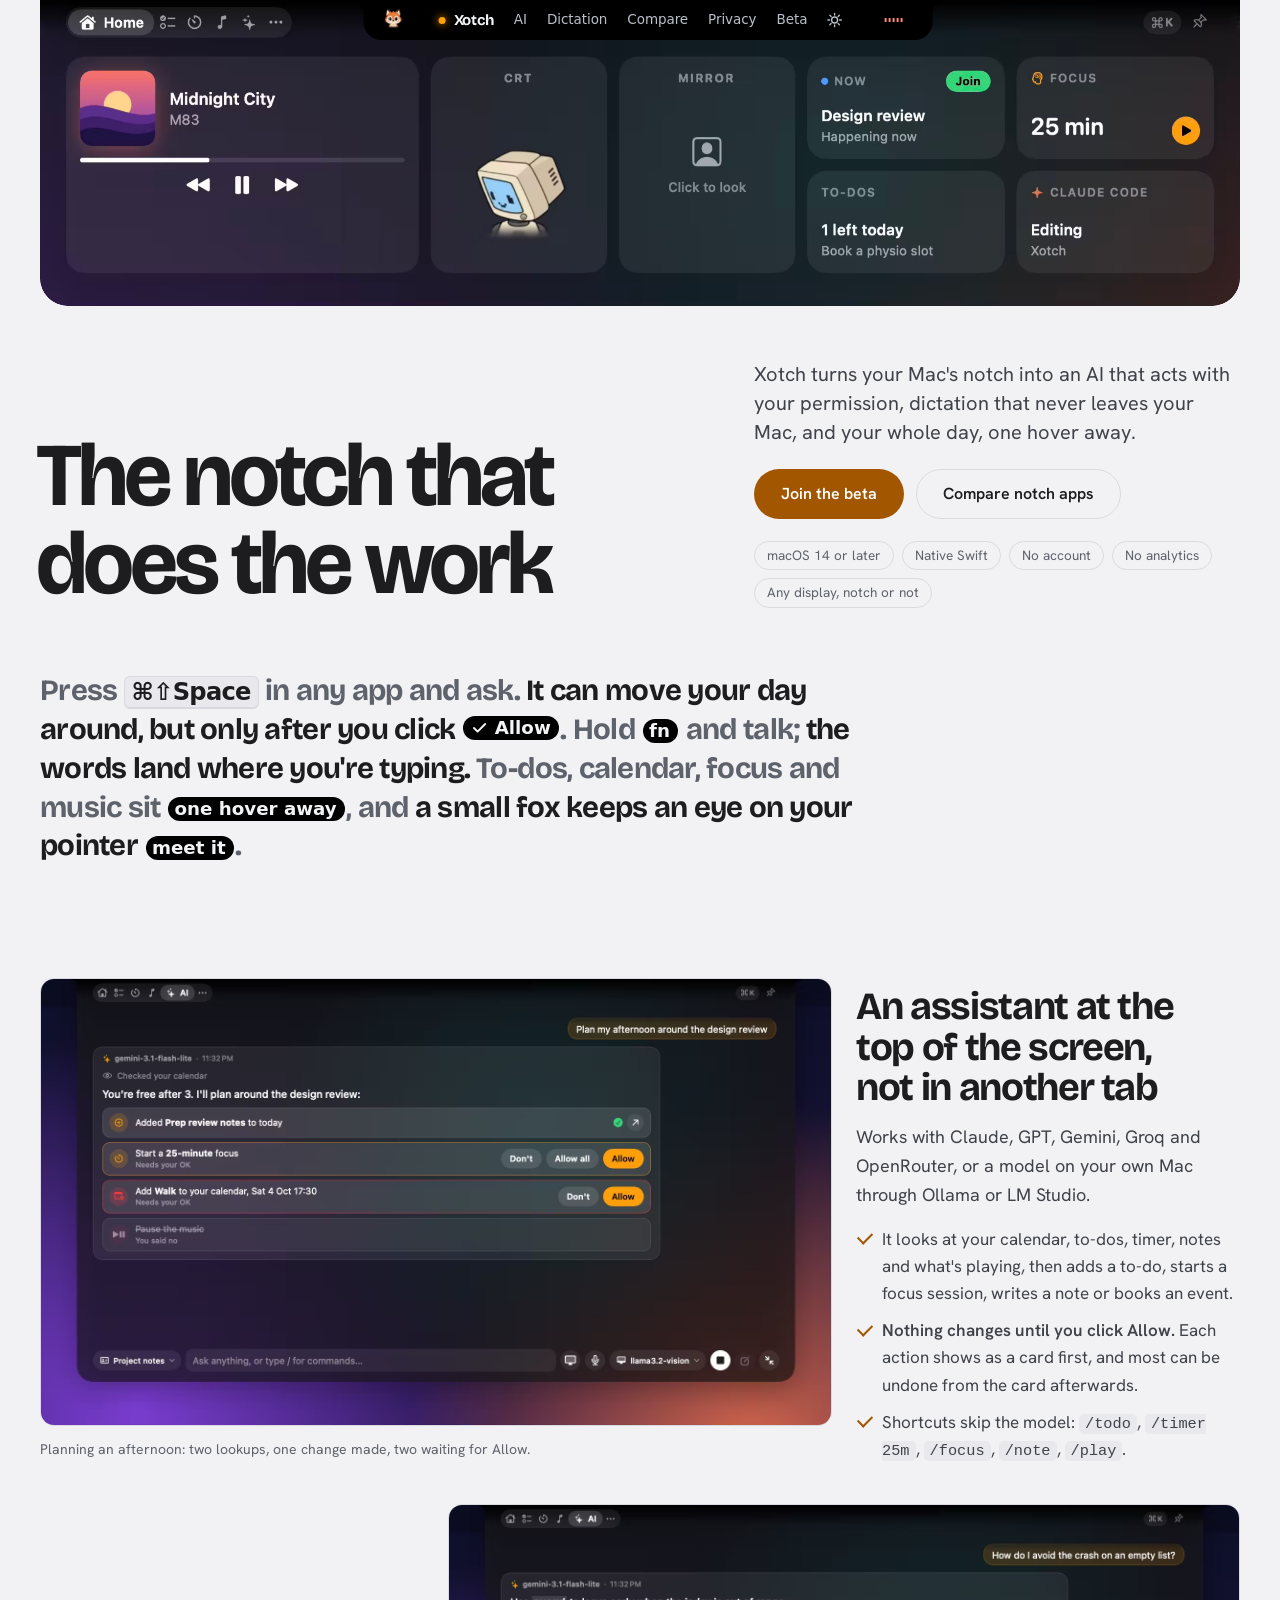
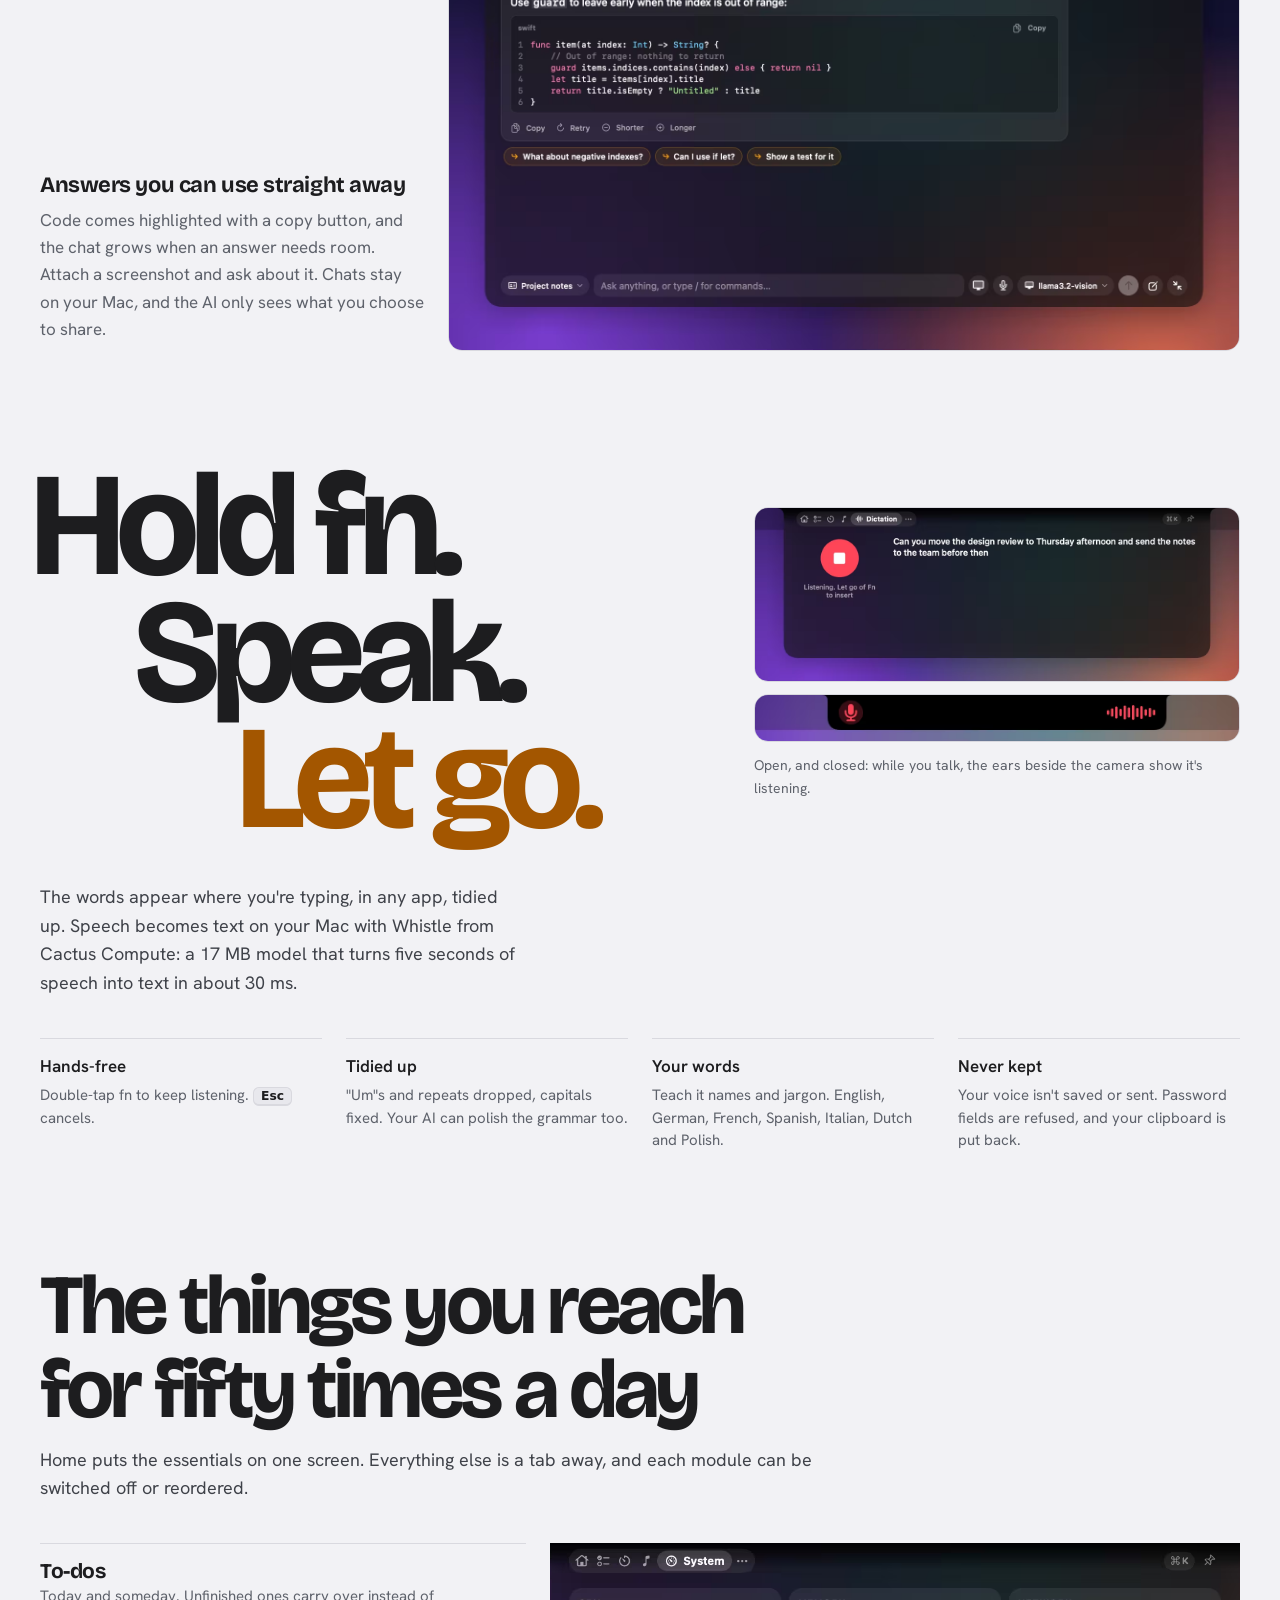
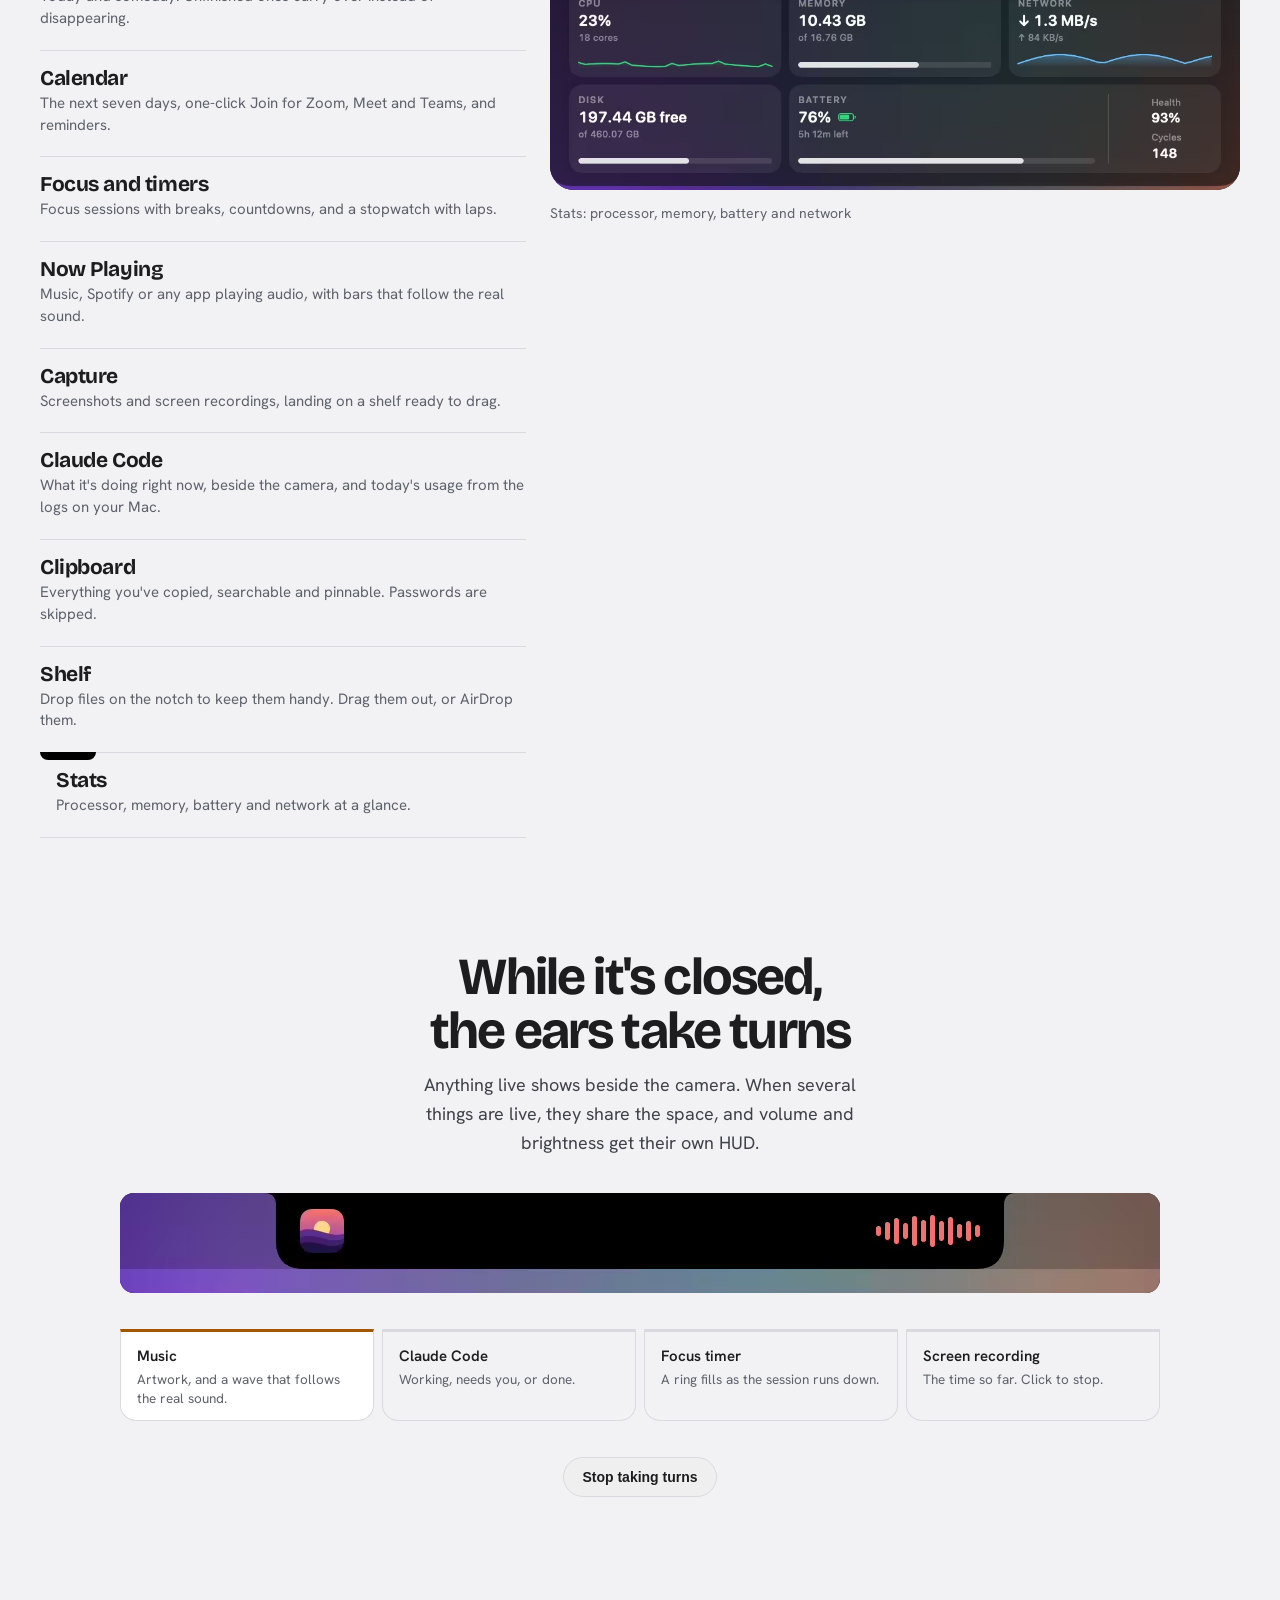
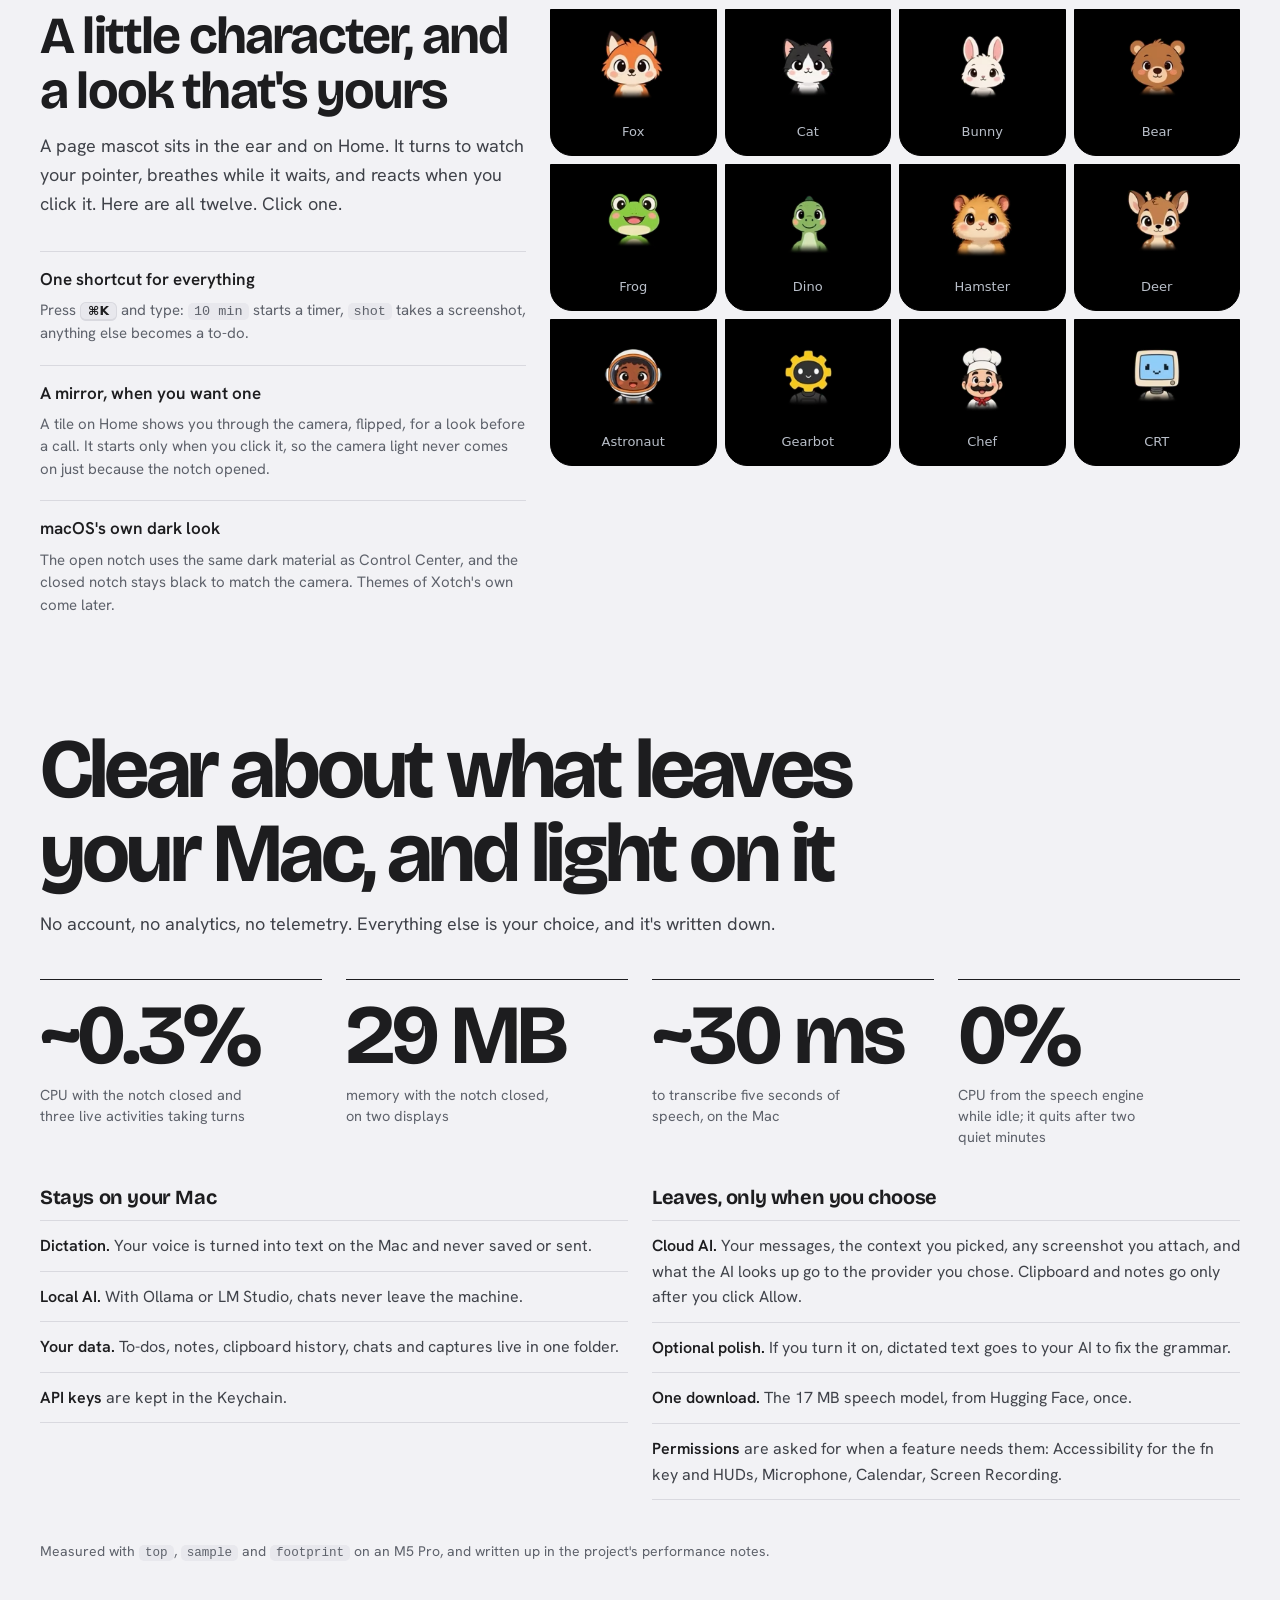
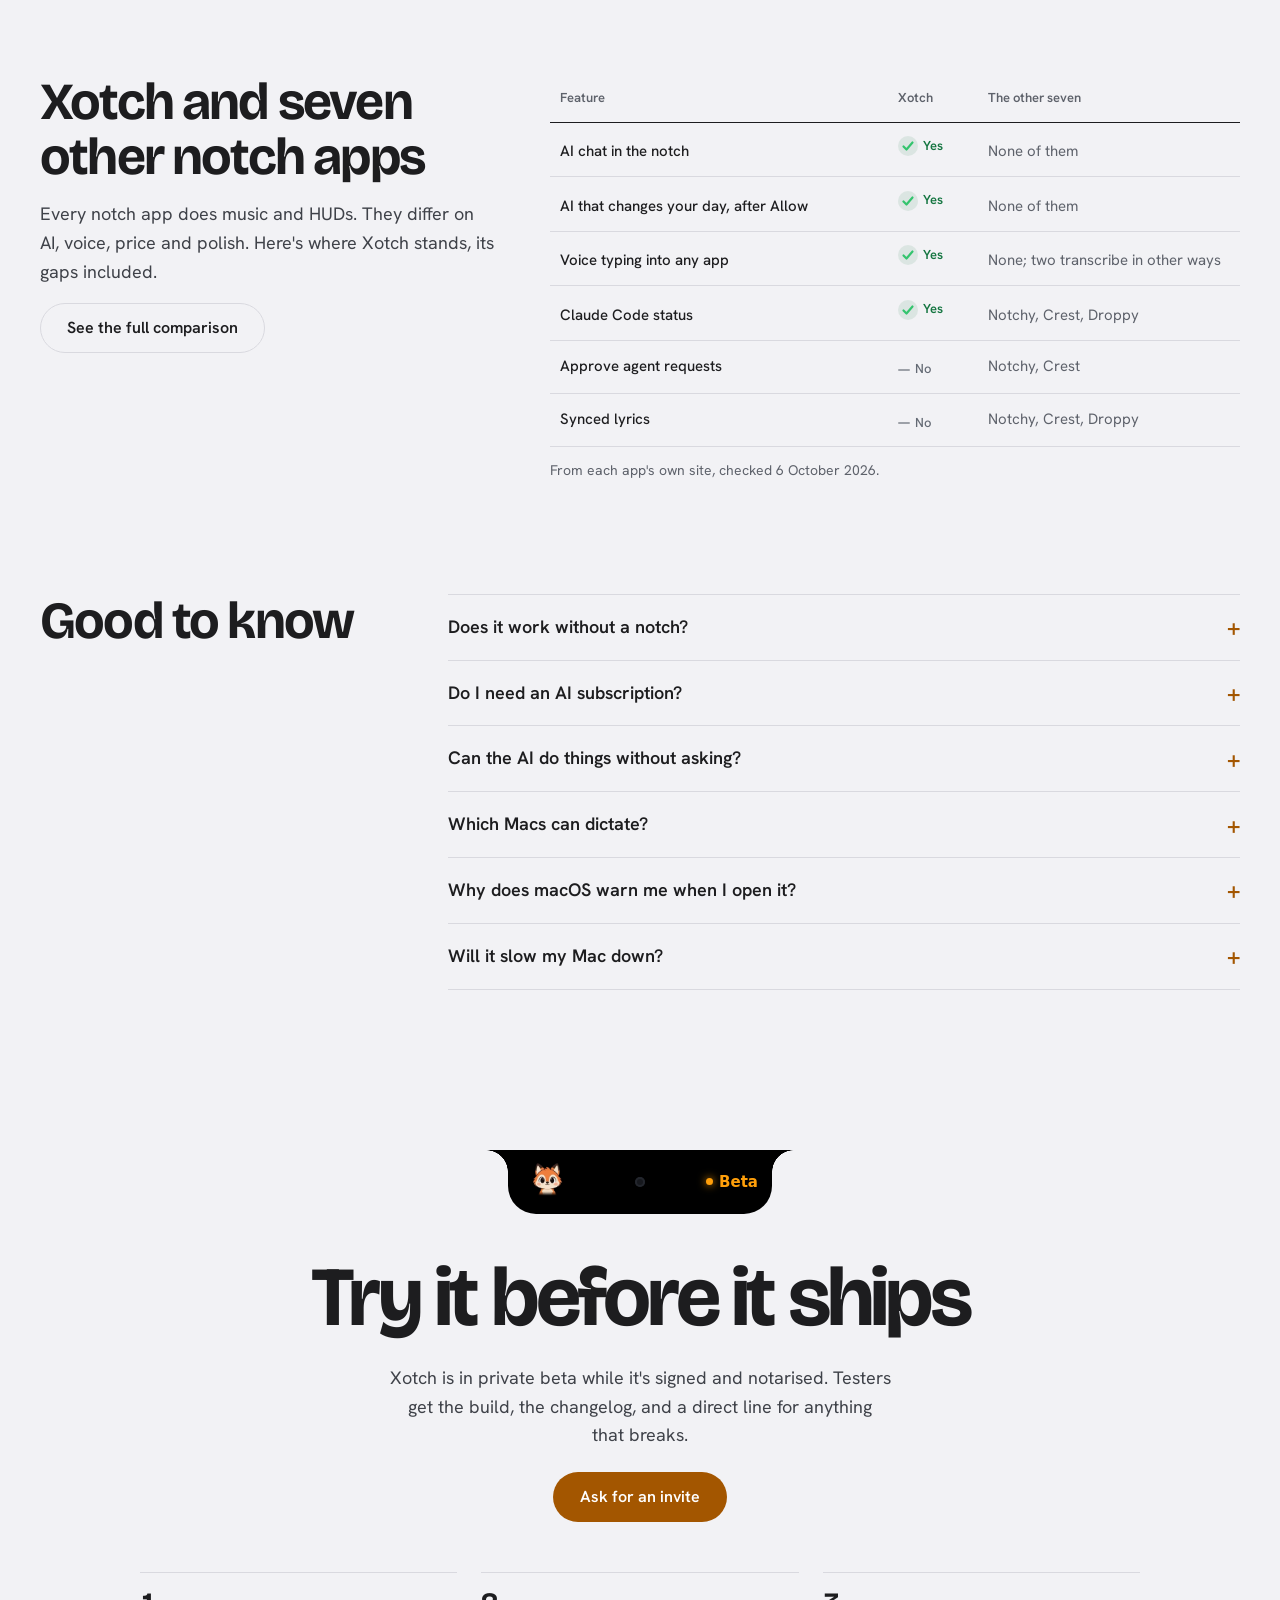
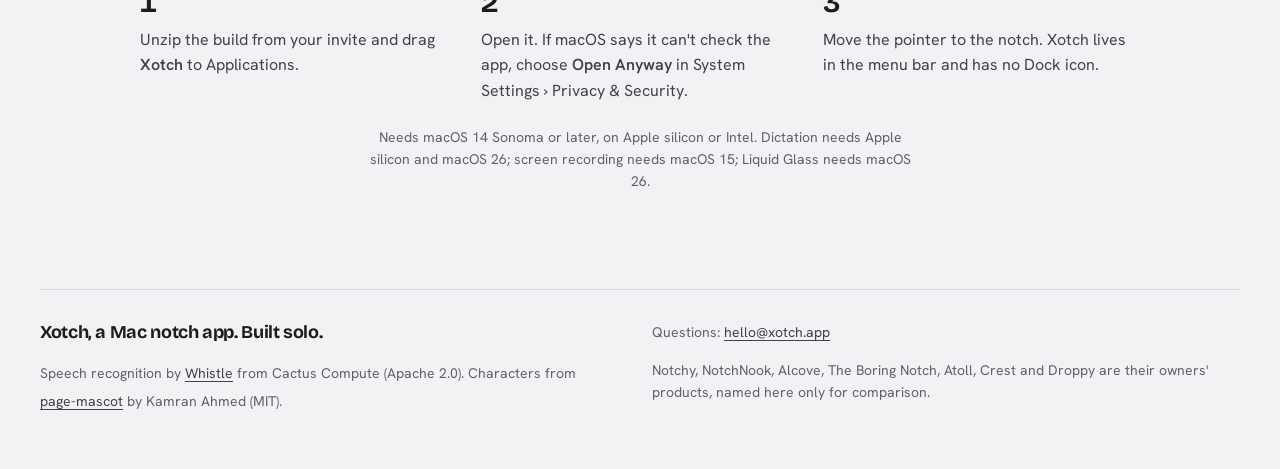
<file: docs/index.html>
<!doctype html>
<html lang="en">
<head>
<meta charset="utf-8">
<meta name="viewport" content="width=device-width,initial-scale=1,viewport-fit=cover">
<title>Xotch: the notch that does the work</title>
<meta name="description" content="Xotch turns your Mac's notch into an AI that acts after you click Allow, dictation that stays on your Mac, and your day one hover away.">
<!-- The site's address. xotch.app doesn't resolve yet: change it here, in og:url/og:image, the JSON-LD, compare/, robots.txt and sitemap.xml once it's live. -->
<link rel="canonical" href="https://xotch.app/">
<meta property="og:title" content="Xotch: the notch that does the work">
<meta property="og:description" content="An AI that acts with your permission, on-device dictation, and your day, one hover away. With an honest comparison of eight notch apps.">
<meta property="og:url" content="https://xotch.app/">
<meta property="og:image" content="https://xotch.app/og.png">
<meta property="og:image:alt" content="Xotch open under the notch, over the headline The notch that does the work">
<meta property="og:type" content="website">
<meta name="twitter:card" content="summary_large_image">
<meta name="theme-color" content="#08090B" media="(prefers-color-scheme: dark)">
<meta name="theme-color" content="#F2F2F5" media="(prefers-color-scheme: light)">
<link rel="icon" href="images/icon.png">
<link rel="apple-touch-icon" href="images/icon.png">
<link rel="preload" href="fonts/bricolage-grotesque-700-normal.woff2" as="font" type="font/woff2" crossorigin>
<link rel="preload" href="fonts/hanken-grotesk-400_600-normal.woff2" as="font" type="font/woff2" crossorigin>
<link rel="stylesheet" href="site.css">
<script>
  // Remember a theme picked with the toggle; otherwise follow the system.
  try {
    const saved = localStorage.getItem("xotch-theme");
    if (saved === "light" || saved === "dark") document.documentElement.dataset.theme = saved;
    // Arriving from another page of the site: the notch that covered it opens again (site.js).
    const curtain = sessionStorage.getItem("xotch-curtain");
    if (curtain) {
      sessionStorage.removeItem("xotch-curtain");
      if (!matchMedia("(prefers-reduced-motion: reduce)").matches) {
        document.documentElement.dataset.curtain = curtain;
        document.documentElement.classList.add("arriving");
      }
    }
  } catch {}
</script>
<script type="application/ld+json">
{
  "@context": "https://schema.org",
  "@type": "SoftwareApplication",
  "name": "Xotch",
  "url": "https://xotch.app/",
  "applicationCategory": "UtilitiesApplication",
  "operatingSystem": "macOS 14 or later",
  "description": "A Mac notch app with an AI that acts after you click Allow, on-device push-to-talk dictation, and your to-dos, calendar, focus timer and music one hover away."
}
</script>
<script src="site.js" defer></script>
</head>
<body>
<a class="skip" href="#content">Skip to content</a>

<nav class="notch" aria-label="Main">
  <span class="ear ear-l" aria-hidden="true"><span class="ear-slot">
    <span data-for="top"><span class="mascot" data-character="fox"></span></span>
    <span data-for="ai" style="color:#FF9F0A"><svg viewBox="0 0 24 24" fill="none" stroke="currentColor" stroke-width="2" stroke-linecap="round" stroke-linejoin="round"><path d="M12 3l1.8 4.7L18.5 9.5l-4.7 1.8L12 16l-1.8-4.7L5.5 9.5l4.7-1.8z"/><path d="M19 15l.8 2.2L22 18l-2.2.8L19 21l-.8-2.2L16 18l2.2-.8z"/></svg></span>
    <span data-for="dictation" style="color:#FF453A"><svg viewBox="0 0 24 24" fill="none" stroke="currentColor" stroke-width="2" stroke-linecap="round" stroke-linejoin="round"><rect x="9" y="3" width="6" height="11" rx="3"/><path d="M5 11a7 7 0 0 0 14 0M12 18v3"/></svg></span>
    <span data-for="day"><svg viewBox="0 0 24 24" fill="none" stroke="currentColor" stroke-width="2" stroke-linecap="round" stroke-linejoin="round"><rect x="3" y="4" width="18" height="17" rx="3"/><path d="M3 9h18M8 2v4M16 2v4M8 14l2.5 2.5L16 12"/></svg></span>
    <span data-for="ears"><span class="art"></span></span>
    <span data-for="yours" style="color:#FFD60A"><svg viewBox="0 0 24 24" fill="none" stroke="currentColor" stroke-width="2" stroke-linecap="round" stroke-linejoin="round"><circle cx="12" cy="12" r="9"/><path d="M8.5 14.5a4.5 4.5 0 0 0 7 0"/><circle cx="9" cy="10" r=".6" fill="currentColor"/><circle cx="15" cy="10" r=".6" fill="currentColor"/></svg></span>
    <span data-for="privacy" style="color:#30D158"><svg viewBox="0 0 24 24" fill="none" stroke="currentColor" stroke-width="2" stroke-linecap="round" stroke-linejoin="round"><rect x="5" y="10" width="14" height="11" rx="2.5"/><path d="M8 10V7a4 4 0 0 1 8 0v3"/></svg></span>
    <span data-for="compare"><svg viewBox="0 0 24 24" fill="none" stroke="currentColor" stroke-width="2" stroke-linecap="round" stroke-linejoin="round"><rect x="3" y="4" width="18" height="16" rx="3"/><path d="M3 10h18M10 4v16"/></svg></span>
    <span data-for="faq"><svg viewBox="0 0 24 24" fill="none" stroke="currentColor" stroke-width="2" stroke-linecap="round" stroke-linejoin="round"><circle cx="12" cy="12" r="9"/><path d="M9.5 9.5a2.5 2.5 0 1 1 3.5 2.3c-.6.3-1 .9-1 1.6v.4M12 17h.01"/></svg></span>
    <span data-for="beta"><span class="live"></span></span>
  </span></span>
  <span class="ear ear-r" aria-hidden="true"><span class="ear-slot">
    <span data-for="top" data-turn style="color:#FF8A80"><span class="bars wave"><i></i><i></i><i></i><i></i><i></i></span></span>
    <span data-for="top" data-turn style="color:#FF8A3D">Editing</span>
    <span data-for="ai" style="color:#FF9F0A"><span class="dots"><i></i><i></i><i></i></span></span>
    <span data-for="dictation"><span class="bars"><i></i><i></i><i></i><i></i><i></i></span></span>
    <span data-for="day" data-module-label>To-dos</span>
    <span data-for="ears" style="color:#FF8A80"><span class="bars wave"><i></i><i></i><i></i><i></i><i></i></span></span>
    <span data-for="yours">×12</span>
    <span data-for="privacy">Local</span>
    <span data-for="compare">8 apps</span>
    <span data-for="faq">FAQ</span>
    <span data-for="beta" style="color:#FF9F0A">3 steps</span>
  </span></span>
  <a class="name" href="#top"><span class="dot" aria-hidden="true"></span>Xotch</a>
  <a href="#ai" class="hide-small">AI</a>
  <a href="#dictation" class="hide-small">Dictation</a>
  <a href="#compare" class="hide-small">Compare</a>
  <a href="#privacy" class="hide-small">Privacy</a>
  <a href="#beta">Beta</a>
  <button class="theme-toggle" type="button" aria-label="Switch between light and dark">
    <svg viewBox="0 0 24 24" fill="none" stroke="currentColor" stroke-width="2" stroke-linecap="round" aria-hidden="true"><circle cx="12" cy="12" r="4.5"/><path d="M12 2v2.5M12 19.5V22M2 12h2.5M19.5 12H22M4.9 4.9l1.8 1.8M17.3 17.3l1.8 1.8M4.9 19.1l1.8-1.8M17.3 6.7l1.8-1.8"/></svg>
  </button>
  <button class="menu-toggle" type="button" aria-label="Sections" aria-expanded="false" aria-controls="notch-menu">
    <svg viewBox="0 0 24 24" fill="none" stroke="currentColor" stroke-width="2" stroke-linecap="round" aria-hidden="true"><path d="M5 9h14"/><path d="M5 15h14"/></svg>
  </button>
  <div class="notch-menu" id="notch-menu">
    <a href="#ai">AI</a>
    <a href="#dictation">Dictation</a>
    <a href="#day">Your day</a>
    <a href="#yours">Make it yours</a>
    <a href="#privacy">Privacy</a>
    <a href="#compare">Compare</a>
    <a href="#faq">Questions</a>
    <a href="#beta">Beta</a>
  </div>
</nav>

<div class="wrap" id="top">
<main id="content">

  <!-- Hero: the notch, open -->
  <section class="hero" aria-labelledby="hero-title" data-ear="top">
    <div class="stage-wrap">
      <picture class="stage">
        <source media="(max-width: 560px)" type="image/avif" srcset="images/home-open-narrow.avif" width="975" height="520">
        <source media="(max-width: 560px)" srcset="images/home-open-narrow.jpg" width="975" height="520">
        <source type="image/avif" srcset="images/home-open.avif" width="2040" height="520">
        <img src="images/home-open.jpg" alt="Xotch open under the notch, on Home: the song playing, a page mascot, the camera mirror, the next meeting with a Join button, a focus timer, to-dos and Claude Code" width="2040" height="520" fetchpriority="high">
      </picture>
    </div>
    <div class="hero-copy">
      <h1 id="hero-title" class="drop">The notch that does the work</h1>
      <div class="hero-side">
        <p class="lede drop" style="--i:1">Xotch turns your Mac's notch into an AI that acts with your permission, dictation that never leaves your Mac, and your whole day, one hover away.</p>
        <div class="cta drop" style="--i:2">
          <a class="button primary" href="#beta">Join the beta</a>
          <a class="button ghost" href="compare/">Compare notch apps</a>
        </div>
        <ul class="tags drop" style="--i:3">
          <li>macOS 14 or later</li>
          <li>Native Swift</li>
          <li>No account</li>
          <li>No analytics</li>
          <li>Any display, notch or not</li>
        </ul>
      </div>
    </div>
  </section>

  <!-- What it does, in one paragraph -->
  <section class="statement" aria-label="What Xotch does" data-ear="top">
    <p class="drop" style="--i:4">Press <kbd>⌘⇧Space</kbd> in any app and ask. <strong>It can move your day around, but only after you click</strong> <a class="chip" href="#ai"><svg viewBox="0 0 24 24" fill="none" stroke="currentColor" stroke-width="2.4" stroke-linecap="round" stroke-linejoin="round" aria-hidden="true"><path d="M5 12.5l4.5 4.5L19 7.5"/></svg>Allow</a>. Hold <a class="chip" href="#dictation">fn</a> and talk; <strong>the words land where you're typing.</strong> To-dos, calendar, focus and music sit <a class="chip" href="#day">one hover away</a>, and <strong>a small fox keeps an eye on your pointer</strong> <a class="chip" href="#yours">meet it</a>.</p>
  </section>

  <!-- AI -->
  <section id="ai" class="pair" data-ear="ai">
    <figure class="main-shot">
      <div class="shot"><picture><source type="image/avif" srcset="images/ai-tools.avif"><img src="images/ai-tools.jpg" alt="The AI planning an afternoon: it checked the calendar, added a to-do, and waits for Allow on a focus timer and a calendar event" width="1650" height="930" loading="lazy"></picture></div>
      <figcaption class="caption">Planning an afternoon: two lookups, one change made, two waiting for Allow.</figcaption>
    </figure>
    <div class="side">
      <h2>An assistant at the top of the screen, not in another tab</h2>
      <p class="lead">Works with Claude, GPT, Gemini, Groq and OpenRouter, or a model on your own Mac through Ollama or LM Studio.</p>
      <ul class="ticks">
        <li>It looks at your calendar, to-dos, timer, notes and what's playing, then adds a to-do, starts a focus session, writes a note or books an event.</li>
        <li><strong>Nothing changes until you click Allow.</strong> Each action shows as a card first, and most can be undone from the card afterwards.</li>
        <li>Shortcuts skip the model: <code>/todo</code>, <code>/timer 25m</code>, <code>/focus</code>, <code>/note</code>, <code>/play</code>.</li>
      </ul>
    </div>
    <div class="second-text">
      <h3>Answers you can use straight away</h3>
      <p class="muted">Code comes highlighted with a copy button, and the chat grows when an answer needs room. Attach a screenshot and ask about it. Chats stay on your Mac, and the AI only sees what you choose to share.</p>
    </div>
    <figure class="second-shot">
      <div class="shot"><picture><source type="image/avif" srcset="images/ai-reply.avif"><img src="images/ai-reply.jpg" alt="An AI reply in the enlarged chat, with a heading, a list and a highlighted code block" width="1650" height="930" loading="lazy"></picture></div>
    </figure>
  </section>

  <!-- Dictation -->
  <section id="dictation" class="poster" data-ear="dictation">
    <h2 class="mega"><span>Hold fn.</span> <span>Speak.</span> <span>Let go.</span></h2>
    <p class="lead">The words appear where you're typing, in any app, tidied up. Speech becomes text on your Mac with Whistle from Cactus Compute: a 17&nbsp;MB model that turns five seconds of speech into text in about 30&nbsp;ms.</p>
    <div class="media">
      <div class="shot"><picture><source type="image/avif" srcset="images/module-dictation.avif"><img src="images/module-dictation.jpg" alt="Dictation listening in the open notch: a red stop button and the sentence heard so far" width="1260" height="450" loading="lazy"></picture></div>
      <div class="shot"><picture><source type="image/avif" srcset="images/ears-dictation.avif"><img src="images/ears-dictation.jpg" alt="The closed notch while dictating: a microphone and a live level beside the camera" width="1040" height="100" loading="lazy"></picture></div>
      <p class="caption">Open, and closed: while you talk, the ears beside the camera show it's listening.</p>
    </div>
    <dl>
      <div><dt>Hands-free</dt><dd>Double-tap fn to keep listening. <kbd>Esc</kbd> cancels.</dd></div>
      <div><dt>Tidied up</dt><dd>"Um"s and repeats dropped, capitals fixed. Your AI can polish the grammar too.</dd></div>
      <div><dt>Your words</dt><dd>Teach it names and jargon. English, German, French, Spanish, Italian, Dutch and Polish.</dd></div>
      <div><dt>Never kept</dt><dd>Your voice isn't saved or sent. Password fields are refused, and your clipboard is put back.</dd></div>
    </dl>
  </section>

  <!-- Your day -->
  <section id="day" class="day" data-ear="day">
    <div class="head">
      <h2>The things you reach for fifty times a day</h2>
      <p class="lead">Home puts the essentials on one screen. Everything else is a tab away, and each module can be switched off or reordered.</p>
    </div>
    <ol class="modules">
      <li data-module="todos" data-label="To-dos"><h3>To-dos</h3><p>Today and someday. Unfinished ones carry over instead of disappearing.</p><picture><source type="image/avif" srcset="images/module-todos.avif"><img src="images/module-todos.jpg" alt="To-dos: today's list under an add field" width="1260" height="450" loading="lazy"></picture></li>
      <li data-module="calendar" data-label="Calendar"><h3>Calendar</h3><p>The next seven days, one-click Join for Zoom, Meet and Teams, and reminders.</p><picture><source type="image/avif" srcset="images/module-calendar.avif"><img src="images/module-calendar.jpg" alt="Calendar: the next few days with a Join button, and reminders" width="1260" height="450" loading="lazy"></picture></li>
      <li data-module="timers" data-label="Focus"><h3>Focus and timers</h3><p>Focus sessions with breaks, countdowns, and a stopwatch with laps.</p><picture><source type="image/avif" srcset="images/module-timers.avif"><img src="images/module-timers.jpg" alt="Timers: a 25-minute focus session ready to start" width="1260" height="450" loading="lazy"></picture></li>
      <li data-module="media" data-label="Music"><h3>Now Playing</h3><p>Music, Spotify or any app playing audio, with bars that follow the real sound.</p><picture><source type="image/avif" srcset="images/module-media.avif"><img src="images/module-media.jpg" alt="Now Playing: album art, a dot-matrix track display and controls" width="1260" height="450" loading="lazy"></picture></li>
      <li data-module="capture" data-label="Capture"><h3>Capture</h3><p>Screenshots and screen recordings, landing on a shelf ready to drag.</p><picture><source type="image/avif" srcset="images/module-capture.avif"><img src="images/module-capture.jpg" alt="Capture: buttons for area, window and screen, with recent captures" width="1260" height="450" loading="lazy"></picture></li>
      <li data-module="claude" data-label="Claude"><h3>Claude Code</h3><p>What it's doing right now, beside the camera, and today's usage from the logs on your Mac.</p><picture><source type="image/avif" srcset="images/module-claude.avif"><img src="images/module-claude.jpg" alt="Claude Code: today's tokens, a streak, a 7-day chart and live sessions" width="1260" height="450" loading="lazy"></picture></li>
      <li data-module="clipboard" data-label="Clipboard"><h3>Clipboard</h3><p>Everything you've copied, searchable and pinnable. Passwords are skipped.</p><picture><source type="image/avif" srcset="images/module-clipboard.avif"><img src="images/module-clipboard.jpg" alt="Clipboard: a searchable list of copied text, links and files" width="1260" height="450" loading="lazy"></picture></li>
      <li data-module="shelf" data-label="Shelf"><h3>Shelf</h3><p>Drop files on the notch to keep them handy. Drag them out, or AirDrop them.</p><picture><source type="image/avif" srcset="images/module-shelf.avif"><img src="images/module-shelf.jpg" alt="Shelf: files waiting, with AirDrop and Clear buttons" width="1260" height="450" loading="lazy"></picture></li>
      <li data-module="stats" data-label="Stats"><h3>Stats</h3><p>Processor, memory, battery and network at a glance.</p><picture><source type="image/avif" srcset="images/module-stats.avif"><img src="images/module-stats.jpg" alt="Stats: processor, memory, battery and network" width="1260" height="450" loading="lazy"></picture></li>
    </ol>
    <div class="preview" aria-hidden="true">
      <div class="preview-frame">
        <picture><source type="image/avif" srcset="images/module-todos.avif"><img data-module="todos" src="images/module-todos.jpg" alt="" width="1260" height="450" loading="lazy"></picture>
        <picture><source type="image/avif" srcset="images/module-calendar.avif"><img data-module="calendar" src="images/module-calendar.jpg" alt="" width="1260" height="450" loading="lazy"></picture>
        <picture><source type="image/avif" srcset="images/module-timers.avif"><img data-module="timers" src="images/module-timers.jpg" alt="" width="1260" height="450" loading="lazy"></picture>
        <picture><source type="image/avif" srcset="images/module-media.avif"><img data-module="media" src="images/module-media.jpg" alt="" width="1260" height="450" loading="lazy"></picture>
        <picture><source type="image/avif" srcset="images/module-capture.avif"><img data-module="capture" src="images/module-capture.jpg" alt="" width="1260" height="450" loading="lazy"></picture>
        <picture><source type="image/avif" srcset="images/module-claude.avif"><img data-module="claude" src="images/module-claude.jpg" alt="" width="1260" height="450" loading="lazy"></picture>
        <picture><source type="image/avif" srcset="images/module-clipboard.avif"><img data-module="clipboard" src="images/module-clipboard.jpg" alt="" width="1260" height="450" loading="lazy"></picture>
        <picture><source type="image/avif" srcset="images/module-shelf.avif"><img data-module="shelf" src="images/module-shelf.jpg" alt="" width="1260" height="450" loading="lazy"></picture>
        <picture><source type="image/avif" srcset="images/module-stats.avif"><img data-module="stats" src="images/module-stats.jpg" alt="" width="1260" height="450" loading="lazy"></picture>
      </div>
      <p class="caption"></p>
    </div>
  </section>

  <!-- The ears -->
  <section id="ears" class="ears-demo" aria-labelledby="ears-title" data-ear="ears">
    <div class="head">
      <h2 id="ears-title">While it's closed, the ears take turns</h2>
      <p class="lead">Anything live shows beside the camera. When several things are live, they share the space, and volume and brightness get their own HUD.</p>
    </div>
    <div class="ears-stage">
      <picture><source type="image/avif" srcset="images/ears-music.avif"><img src="images/ears-music.jpg" alt="Album art and a sound wave beside the notch" width="1040" height="100" loading="lazy"></picture>
      <picture><source type="image/avif" srcset="images/ears-claude.avif"><img src="images/ears-claude.jpg" alt="Claude Code status beside the notch, reading Editing" width="1040" height="100" loading="lazy"></picture>
      <picture><source type="image/avif" srcset="images/ears-timer.avif"><img src="images/ears-timer.jpg" alt="A focus timer beside the notch, with a ring around its icon" width="1040" height="100" loading="lazy"></picture>
      <picture><source type="image/avif" srcset="images/ears-recording.avif"><img src="images/ears-recording.jpg" alt="A red dot and elapsed time beside the notch while the screen records" width="1040" height="100" loading="lazy"></picture>
    </div>
    <ul class="ears-legend">
      <li><button type="button" aria-pressed="true"><b>Music</b><span>Artwork, and a wave that follows the real sound.</span></button></li>
      <li><button type="button" aria-pressed="false"><b>Claude Code</b><span>Working, needs you, or done.</span></button></li>
      <li><button type="button" aria-pressed="false"><b>Focus timer</b><span>A ring fills as the session runs down.</span></button></li>
      <li><button type="button" aria-pressed="false"><b>Screen recording</b><span>The time so far. Click to stop.</span></button></li>
    </ul>
    <button class="ears-pause button ghost" type="button">Stop taking turns</button>
  </section>

  <!-- Make it yours -->
  <section id="yours" class="yours" data-ear="yours">
    <div class="head">
      <h2>A little character, and a look that's yours</h2>
      <p class="lead">A page mascot sits in the ear and on Home. It turns to watch your pointer, breathes while it waits, and reacts when you click it. Here are all twelve. Click one.</p>
      <dl class="facets">
        <div class="wide"><dt>One shortcut for everything</dt><dd>Press <kbd>⌘K</kbd> and type: <code>10 min</code> starts a timer, <code>shot</code> takes a screenshot, anything else becomes a to-do.</dd></div>
        <div><dt>A mirror, when you want one</dt><dd>A tile on Home shows you through the camera, flipped, for a look before a call. It starts only when you click it, so the camera light never comes on just because the notch opened.</dd></div>
        <div><dt>macOS's own dark look</dt><dd>The open notch uses the same dark material as Control Center, and the closed notch stays black to match the camera. Themes of Xotch's own come later.</dd></div>
      </dl>
    </div>
    <ul class="wall">
      <li><button type="button" data-boop><span class="mascot" data-character="fox"></span>Fox</button></li>
      <li><button type="button" data-boop><span class="mascot" data-character="cat"></span>Cat</button></li>
      <li><button type="button" data-boop><span class="mascot" data-character="bunny"></span>Bunny</button></li>
      <li><button type="button" data-boop><span class="mascot" data-character="bear"></span>Bear</button></li>
      <li><button type="button" data-boop><span class="mascot" data-character="frog"></span>Frog</button></li>
      <li><button type="button" data-boop><span class="mascot" data-character="dino"></span>Dino</button></li>
      <li><button type="button" data-boop><span class="mascot" data-character="hamster"></span>Hamster</button></li>
      <li><button type="button" data-boop><span class="mascot" data-character="deer"></span>Deer</button></li>
      <li><button type="button" data-boop><span class="mascot" data-character="astronaut"></span>Astronaut</button></li>
      <li><button type="button" data-boop><span class="mascot" data-character="gearbot"></span>Gearbot</button></li>
      <li><button type="button" data-boop><span class="mascot" data-character="chef"></span>Chef</button></li>
      <li><button type="button" data-boop><span class="mascot" data-character="crt"></span>CRT</button></li>
    </ul>
  </section>

  <!-- Privacy and performance -->
  <section id="privacy" class="facts" data-ear="privacy">
    <div class="head">
      <h2>Clear about what leaves your Mac, and light on it</h2>
      <p class="lead">No account, no analytics, no telemetry. Everything else is your choice, and it's written down.</p>
    </div>
    <dl class="numbers">
      <div><dt>CPU with the notch closed and three live activities taking turns</dt><dd>~0.3%</dd></div>
      <div><dt>memory with the notch closed, on two displays</dt><dd>29&nbsp;MB</dd></div>
      <div><dt>to transcribe five seconds of speech, on the Mac</dt><dd>~30&nbsp;ms</dd></div>
      <div><dt>CPU from the speech engine while idle; it quits after two quiet minutes</dt><dd>0%</dd></div>
    </dl>
    <div class="ledger">
      <div>
        <h3>Stays on your Mac</h3>
        <ul>
          <li><strong>Dictation.</strong> Your voice is turned into text on the Mac and never saved or sent.</li>
          <li><strong>Local AI.</strong> With Ollama or LM Studio, chats never leave the machine.</li>
          <li><strong>Your data.</strong> To-dos, notes, clipboard history, chats and captures live in one folder.</li>
          <li><strong>API keys</strong> are kept in the Keychain.</li>
        </ul>
      </div>
      <div>
        <h3>Leaves, only when you choose</h3>
        <ul>
          <li><strong>Cloud AI.</strong> Your messages, the context you picked, any screenshot you attach, and what the AI looks up go to the provider you chose. Clipboard and notes go only after you click Allow.</li>
          <li><strong>Optional polish.</strong> If you turn it on, dictated text goes to your AI to fix the grammar.</li>
          <li><strong>One download.</strong> The 17&nbsp;MB speech model, from Hugging Face, once.</li>
          <li><strong>Permissions</strong> are asked for when a feature needs them: Accessibility for the fn key and HUDs, Microphone, Calendar, Screen Recording.</li>
        </ul>
      </div>
    </div>
    <p class="note">Measured with <code>top</code>, <code>sample</code> and <code>footprint</code> on an M5 Pro, and written up in the project's performance notes.</p>
  </section>

  <!-- Compare -->
  <section id="compare" class="teaser" data-ear="compare">
    <div class="head">
      <h2>Xotch and seven other notch apps</h2>
      <p class="lead">Every notch app does music and HUDs. They differ on AI, voice, price and polish. Here's where Xotch stands, its gaps included.</p>
      <a class="button ghost" href="compare/">See the full comparison</a>
    </div>
    <table class="slice">
      <caption class="caption" style="caption-side:bottom;text-align:left;padding-top:12px">From each app's own site, checked 6 October 2026.</caption>
      <thead><tr><th scope="col">Feature</th><th scope="col">Xotch</th><th scope="col">The other seven</th></tr></thead>
      <tbody>
        <tr><th scope="row">AI chat in the notch</th><td><span class="mark yes">Yes</span></td><td>None of them</td></tr>
        <tr><th scope="row">AI that changes your day, after Allow</th><td><span class="mark yes">Yes</span></td><td>None of them</td></tr>
        <tr><th scope="row">Voice typing into any app</th><td><span class="mark yes">Yes</span></td><td>None; two transcribe in other ways</td></tr>
        <tr><th scope="row">Claude Code status</th><td><span class="mark yes">Yes</span></td><td>Notchy, Crest, Droppy</td></tr>
        <tr><th scope="row">Approve agent requests</th><td><span class="mark no">No</span></td><td>Notchy, Crest</td></tr>
        <tr><th scope="row">Synced lyrics</th><td><span class="mark no">No</span></td><td>Notchy, Crest, Droppy</td></tr>
      </tbody>
    </table>
  </section>

  <!-- FAQ -->
  <section id="faq" class="faq-block" data-ear="faq">
    <h2>Good to know</h2>
    <div class="faq">
      <details>
        <summary>Does it work without a notch?</summary>
        <p>Yes. On a Mac or display without one, Xotch draws a notch at the top of the screen, and it can run on every display at once.</p>
      </details>
      <details>
        <summary>Do I need an AI subscription?</summary>
        <p>No. Bring a key for Claude, OpenAI, Gemini, Groq or OpenRouter, or run a free model on your own Mac with Ollama or LM Studio. The rest of Xotch, dictation included, works without any AI.</p>
      </details>
      <details>
        <summary>Can the AI do things without asking?</summary>
        <p>It can look things up for you, like your agenda or today's to-dos. Anything that changes something, or shares your clipboard or notes, waits on a card until you click Allow, and most changes can be undone.</p>
      </details>
      <details>
        <summary>Which Macs can dictate?</summary>
        <p>Dictation needs Apple silicon and macOS 26, because that's where the Whistle engine runs. Everything else works on macOS 14 or later, on Apple silicon or Intel.</p>
      </details>
      <details>
        <summary>Why does macOS warn me when I open it?</summary>
        <p>Beta builds aren't signed with a Developer ID yet, so macOS asks you to allow Xotch once in Privacy &amp; Security, and each new beta build asks for its permissions again. Signing and notarisation come before the public release.</p>
      </details>
      <details>
        <summary>Will it slow my Mac down?</summary>
        <p>With the notch closed it uses about 0.3% of the processor and 29&nbsp;MB of memory. The speech engine runs only while you dictate and quits after two quiet minutes.</p>
      </details>
    </div>
  </section>

  <!-- Beta: the finale -->
  <section id="beta" class="finale" data-ear="beta">
    <div class="big-notch" aria-hidden="true">
      <span class="mascot" data-character="fox"></span>
      <span class="camera"><i></i></span>
      <span class="status">Beta</span>
    </div>
    <h2>Try it before it ships</h2>
    <p class="lead">Xotch is in private beta while it's signed and notarised. Testers get the build, the changelog, and a direct line for anything that breaks.</p>
    <!-- xotch.app has no mail records yet, so this address bounces. Set a working one (here and in the footer) before publishing. -->
    <a class="button primary" href="mailto:hello@xotch.app?subject=Xotch%20beta">Ask for an invite</a>
    <ol class="steps" aria-label="Once your invite arrives">
      <li>Unzip the build from your invite and drag <strong>Xotch</strong> to Applications.</li>
      <li>Open it. If macOS says it can't check the app, choose <strong>Open Anyway</strong> in System Settings › Privacy &amp; Security.</li>
      <li>Move the pointer to the notch. Xotch lives in the menu bar and has no Dock icon.</li>
    </ol>
    <p class="note">Needs macOS 14 Sonoma or later, on Apple silicon or Intel. Dictation needs Apple silicon and macOS 26; screen recording needs macOS 15; Liquid Glass needs macOS 26.</p>
  </section>

</main>

<footer>
  <p class="sign">Xotch, a Mac notch app. Built solo.</p>
  <p>Questions: <a href="mailto:hello@xotch.app">hello@xotch.app</a></p>
  <p>Speech recognition by <a href="https://huggingface.co/Cactus-Compute/whistle">Whistle</a> from Cactus Compute (Apache 2.0). Characters from <a href="https://github.com/nilbuild/page-mascot">page-mascot</a> by Kamran Ahmed (MIT).</p>
  <p>Notchy, NotchNook, Alcove, The Boring Notch, Atoll, Crest and Droppy are their owners' products, named here only for comparison.</p>
</footer>
</div>
</body>
</html>
</file>
<file: docs/site.css>
/* Xotch site. The system is written up in DESIGN.md: the notch is the one object, things drop
   out of it on the app's spring and tuck back into it. */

:root {
  color-scheme: dark;
  --notch: #000;
  --ink: #F3F4F6;
  --ink-2: #B9BFC9;
  --muted: #8A919D;
  --ground: #08090B;
  --surface: #101216;
  --raised: #171A1F;
  --line: #23272E;
  --accent: #FF9F0A;
  --accent-ink: #1A1200;
  --accent-soft: rgba(255, 159, 10, .12);
  --good: #34C46E;
  --good-soft: rgba(52, 196, 110, .13);
  --part: #E0B341;
  --part-soft: rgba(224, 179, 65, .14);
  --bad: #8A919D;
  --us: rgba(255, 159, 10, .07);
  --display: "Bricolage Grotesque", "Avenir Next", system-ui, sans-serif;
  --body: "Hanken Grotesk", -apple-system, "Segoe UI", system-ui, sans-serif;
  --mac: -apple-system, BlinkMacSystemFont, system-ui, "Segoe UI", sans-serif;
  --spring: cubic-bezier(.32, 1.28, .44, 1);
  --out: cubic-bezier(.2, .7, .2, 1);
  --t-mega: clamp(56px, 11.5vw, 172px);
  --t-xl: clamp(44px, 6.6vw, 84px);
  --t-l: clamp(32px, 4.2vw, 52px);
  --t-m: clamp(22px, 2.3vw, 30px);
  --gutter: 24px;
}
@media (prefers-color-scheme: light) {
  :root:not([data-theme="dark"]) {
    color-scheme: light;
    --ink: #1D1D1F;
    --ink-2: #3F4249;
    --muted: #5E626B;
    --ground: #F2F2F5;
    --surface: #FFFFFF;
    --raised: #E8E8ED;
    --line: #D9D9DF;
    --accent: #A35600;
    --accent-ink: #FFFFFF;
    --accent-soft: rgba(163, 86, 0, .1);
    --good: #147540;
    --good-soft: rgba(20, 117, 64, .1);
    --part: #835F00;
    --part-soft: rgba(131, 95, 0, .1);
    --bad: #646A74;
    --us: rgba(163, 86, 0, .06);
  }
}
:root[data-theme="light"] {
  color-scheme: light;
  --ink: #1D1D1F;
  --ink-2: #3F4249;
  --muted: #5E626B;
  --ground: #F2F2F5;
  --surface: #FFFFFF;
  --raised: #E8E8ED;
  --line: #D9D9DF;
  --accent: #A35600;
  --accent-ink: #FFFFFF;
  --accent-soft: rgba(163, 86, 0, .1);
  --good: #147540;
  --good-soft: rgba(20, 117, 64, .1);
  --part: #835F00;
  --part-soft: rgba(131, 95, 0, .1);
  --bad: #646A74;
  --us: rgba(163, 86, 0, .06);
}

/* Fonts, self-hosted: Bricolage Grotesque 700 with its optical sizes, Hanken Grotesk 400 to 600. */
@font-face {
  font-family: "Bricolage Grotesque";
  src: url("fonts/bricolage-grotesque-700-normal.woff2") format("woff2");
  font-weight: 700; font-style: normal; font-display: swap;
  unicode-range: U+0000-00FF, U+0131, U+0152-0153, U+02BB-02BC, U+02C6, U+02DA, U+02DC, U+0304, U+0308, U+0329, U+2000-206F, U+20AC, U+2122, U+2191, U+2193, U+2212, U+2215, U+FEFF, U+FFFD;
}
@font-face {
  font-family: "Hanken Grotesk";
  src: url("fonts/hanken-grotesk-400_600-normal.woff2") format("woff2");
  font-weight: 400 600; font-style: normal; font-display: swap;
  unicode-range: U+0000-00FF, U+0131, U+0152-0153, U+02BB-02BC, U+02C6, U+02DA, U+02DC, U+0304, U+0308, U+0329, U+2000-206F, U+20AC, U+2122, U+2191, U+2193, U+2212, U+2215, U+FEFF, U+FFFD;
}

/* Base */
* { box-sizing: border-box; }
/* Screenshots sit in <picture> for their AVIF; the img stays the layout box. */
picture:not(.stage) { display: contents; }
html { scroll-padding-top: 72px; -webkit-text-size-adjust: 100%; }
body {
  margin: 0;
  background: var(--ground);
  color: var(--ink);
  font-family: var(--body);
  font-size: 17px;
  line-height: 1.6;
  -webkit-font-smoothing: antialiased;
  overflow-x: clip;
}
::selection { background: var(--accent); color: var(--accent-ink); }
img { max-width: 100%; height: auto; display: block; }
a { color: var(--ink); text-decoration-color: var(--accent); text-decoration-thickness: 1px; text-underline-offset: 3px; transition: text-decoration-thickness .2s ease; }
@media (hover: hover) { a:hover { text-decoration-thickness: 3px; } }
h1, h2, h3 { font-family: var(--display); font-weight: 700; margin: 0; text-wrap: balance; line-height: 1.05; }
h2 { font-size: var(--t-l); letter-spacing: -.035em; }
h3 { font-size: 22px; letter-spacing: -.02em; }
p { margin: 0; }
kbd {
  font-family: var(--mac); font-size: .82em; font-weight: 600;
  padding: 1px 7px; border-radius: 6px;
  border: 1px solid var(--line); border-bottom-width: 2px;
  background: var(--raised); color: var(--ink); white-space: nowrap;
}
code { font-size: .9em; background: var(--raised); padding: 1px 6px; border-radius: 5px; }
:focus-visible { outline: 2px solid var(--accent); outline-offset: 3px; border-radius: 6px; }
.skip { position: absolute; left: -999px; top: 56px; z-index: 60; background: var(--accent); color: var(--accent-ink); padding: 8px 14px; border-radius: 8px; }
.skip:focus { left: 16px; }
.wrap { max-width: 1248px; margin: 0 auto; padding-inline: var(--gutter); }
.lead { color: var(--ink-2); font-size: 18px; text-wrap: pretty; }
.muted { color: var(--muted); }
.note { font-size: 14px; color: var(--muted); }
.caption { color: var(--muted); font-size: 14px; }
.shot { border-radius: 14px; overflow: hidden; border: 1px solid var(--line); background: var(--notch); }
.ticks { margin: 0; padding: 0; list-style: none; color: var(--ink-2); display: grid; gap: 10px; }
.ticks li { position: relative; padding-left: 26px; }
.ticks li::before {
  content: ""; position: absolute; left: 2px; top: .55em;
  width: 12px; height: 7px; border-left: 2px solid var(--accent); border-bottom: 2px solid var(--accent);
  rotate: -45deg; translate: 0 -3px;
}

/* ───────── The notch: the nav, its ears and the phone menu. Black in both themes. ───────── */
.notch {
  position: fixed; top: 0; left: 50%; translate: -50% 0;
  z-index: 40; display: flex; align-items: center; gap: 2px;
  height: 40px; padding: 0 10px; padding-top: env(safe-area-inset-top, 0px);
  background: var(--notch); border-radius: 0 0 18px 18px;
  font-family: var(--mac); font-size: 13.5px; font-weight: 500; letter-spacing: -.005em;
  max-width: calc(100vw - 32px);
  transition: border-radius .2s ease;
}
.notch::before, .notch::after, .ear::before {
  content: ""; position: absolute; top: env(safe-area-inset-top, 0px);
  width: 14px; height: 14px; pointer-events: none;
}
.notch::before, .ear-l::before { left: -14px; background: radial-gradient(circle at 0 100%, transparent 13.5px, #000 14px); }
.notch::after, .ear-r::before { right: -14px; background: radial-gradient(circle at 100% 100%, transparent 13.5px, #000 14px); }
.notch a, .notch button {
  position: relative; display: inline-flex; align-items: center; gap: 8px;
  height: 30px; padding: 0 9px; border-radius: 999px;
  color: #B9BFC9; text-decoration: none; white-space: nowrap;
  font: inherit; background: none; border: 0; cursor: pointer;
}
/* Hover opens a pill under the link with the notch's own spring. */
.notch a::after, .notch button::after {
  content: ""; position: absolute; inset: 0; z-index: -1; border-radius: inherit;
  background: rgba(255, 255, 255, .13); opacity: 0; scale: .55 .7;
  transition: opacity .2s ease, scale .45s var(--spring);
}
@media (hover: hover) {
  .notch :is(a, button):hover { color: #fff; }
  .notch :is(a, button):hover::after { opacity: 1; scale: 1; }
}
.notch :is(a, button):focus-visible { color: #fff; }
.notch :is(a, button):focus-visible::after { opacity: 1; scale: 1; }
.notch :is(a, button):active::after { scale: .9; }
.notch :focus-visible { outline-color: #FF9F0A; outline-offset: 1px; border-radius: 999px; }
.notch a[aria-current] { color: #fff; }
.notch a[aria-current]::before { content: ""; position: absolute; left: 50%; bottom: 1px; width: 4px; height: 4px; margin-left: -2px; border-radius: 50%; background: #FF9F0A; }
.notch .name { font-family: var(--display); font-size: 15px; font-weight: 700; color: #F3F4F6; letter-spacing: -.01em; }
.notch .dot { width: 7px; height: 7px; border-radius: 50%; background: #FF9F0A; box-shadow: 0 0 9px #FF9F0A; }
.notch button { width: 32px; padding: 0; justify-content: center; }
.notch button svg { width: 16px; height: 16px; }
.menu-toggle { display: none !important; }
.menu-toggle path { transition: rotate .35s var(--spring), translate .35s var(--spring); transform-origin: 12px 12px; }
.notch.open .menu-toggle path:first-child { translate: 0 3px; rotate: 45deg; }
.notch.open .menu-toggle path:last-child { translate: 0 -3px; rotate: -45deg; }

/* The ears grow out beside the notch with what's live: here, the part of the page you're in. */
.ear {
  position: absolute; top: 0; bottom: 0; width: 74px;
  background: var(--notch); pointer-events: none;
  transition: clip-path .55s var(--spring);
}
.ear-l { right: calc(100% - 18px); border-radius: 0 0 0 18px; clip-path: inset(0 0 0 100%); }
.ear-r { left: calc(100% - 18px); border-radius: 0 0 18px 0; clip-path: inset(0 100% 0 0); }
.notch.ears-on .ear-l { clip-path: inset(0 0 0 -14px); }
.notch.ears-on .ear-r { clip-path: inset(0 -14px 0 0); }
.ear-slot { position: absolute; top: env(safe-area-inset-top, 0px); bottom: 0; width: 48px; }
.ear-l .ear-slot { left: 6px; }
.ear-r .ear-slot { right: 8px; }
@media (min-width: 861px) { .ear-r { width: 90px; } .ear-r .ear-slot { width: 62px; } }
.ear-slot > span {
  position: absolute; inset: 0; display: grid; place-items: center;
  color: #F3F4F6; font-size: 12px; font-weight: 600; font-variant-numeric: tabular-nums; white-space: nowrap;
  opacity: 0; translate: 0 6px;
  transition: opacity .2s ease, translate .45s var(--spring);
}
.ear-slot > .on { opacity: 1; translate: 0 0; }
.ear-slot svg { width: 16px; height: 16px; }
.ear .art { width: 18px; height: 18px; border-radius: 5px; background: linear-gradient(#E9707A, #F3B36B 48%, #6A3592 49%, #2E1A4F); }
.ear .live { width: 8px; height: 8px; border-radius: 50%; background: #FF9F0A; box-shadow: 0 0 10px #FF9F0A; animation: live 1.6s ease-in-out infinite alternate paused; }
.ear .mascot { width: 26px; height: 26px; }
.bars { display: flex; align-items: center; gap: 2px; height: 14px; }
.bars i { width: 3px; height: 100%; border-radius: 2px; background: currentColor; scale: 1 .3; animation: level .5s ease-in-out infinite alternate paused; }
.bars i:nth-child(2) { animation-duration: .38s; animation-delay: -.2s; }
.bars i:nth-child(3) { animation-duration: .62s; animation-delay: -.1s; }
.bars i:nth-child(4) { animation-duration: .44s; animation-delay: -.3s; }
.bars i:nth-child(5) { animation-duration: .56s; }
.bars.wave i { width: 2px; }
.dots { display: flex; gap: 4px; }
.dots i { width: 5px; height: 5px; border-radius: 50%; background: currentColor; opacity: .3; animation: think 1.2s ease-in-out infinite paused; }
.dots i:nth-child(2) { animation-delay: .2s; }
.dots i:nth-child(3) { animation-delay: .4s; }
.ear .on :is(i, .live) { animation-play-state: running; }
@keyframes level { to { scale: 1 1; } }
@keyframes think { 30% { opacity: 1; } }
@keyframes live { to { scale: .7; opacity: .6; } }

/* On a phone the sections drop out of the notch, the way the app opens downward. */
.notch-menu {
  position: absolute; top: 100%; left: 0; right: 0;
  display: none; padding: 4px 8px 14px;
  background: var(--notch); border-radius: 0 0 22px 22px;
  clip-path: inset(0 0 100% 0 round 0 0 22px 22px); visibility: hidden;
  transition: clip-path .4s var(--spring), visibility 0s .4s;
}
.notch.open { border-radius: 0; }
.notch.open .notch-menu { clip-path: inset(0 0 0 0 round 0 0 22px 22px); visibility: visible; transition: clip-path .55s var(--spring); }
.notch-menu a { display: flex; height: 44px; padding: 0 14px; font-size: 15px; }

/* ───────── Mascots: page-mascot's 3 × 3 sheets, turned toward the pointer as in the app ───────── */
.mascot { position: relative; display: block; }
.mascot .sprite {
  position: absolute; inset: 0;
  background: var(--sheet) 0 0 / 300% 300% no-repeat;
  background-position: calc(var(--col, 1) * 50%) calc(var(--row, 1) * 50%);
  animation: breathe 3.2s ease-in-out infinite alternate;
  animation-delay: var(--phase, 0s);
  transform-origin: 50% 90%;
}
.mascot.reacting .sprite { background-image: var(--reactions); }
.mascot.squash .sprite { animation: squash .45s var(--spring); }
@keyframes breathe { to { scale: 1.025 1.02; } }
@keyframes squash { 30% { scale: 1.12 .86; } 60% { scale: .95 1.06; } }

/* ───────── Buttons: a black notch drops into the pill from its top edge ───────── */
.button {
  position: relative; isolation: isolate; overflow: hidden;
  display: inline-flex; align-items: center; justify-content: center; gap: 8px;
  height: 50px; padding: 0 26px; border-radius: 999px;
  font-weight: 600; font-size: 16px; text-decoration: none;
  border: 1px solid transparent; cursor: pointer;
  transition: color .3s ease, border-color .3s ease, scale .2s var(--spring);
}
.button::before {
  content: ""; position: absolute; inset: 0; z-index: -1; background: var(--notch);
  clip-path: inset(0 28% 100% 28% round 0 0 14px 14px);
  transition: clip-path .5s var(--spring);
}
.button.primary { background: var(--accent); color: var(--accent-ink); }
.button.ghost { border-color: var(--line); color: var(--ink); }
@media (hover: hover) {
  .button:hover { color: #FF9F0A; border-color: var(--notch); }
  .button:hover::before { clip-path: inset(0 0 0 0 round 0 0 0 0); }
}
.button:focus-visible { color: #FF9F0A; border-color: var(--notch); }
.button:focus-visible::before { clip-path: inset(0 0 0 0 round 0 0 0 0); }
.button:active { scale: .97; }
.cta { display: flex; flex-wrap: wrap; gap: 12px; }

/* ───────── Home ───────── */
main { display: grid; padding-block: 0 0; }
main > section { padding-block: 112px 0; min-width: 0; }

/* Hero: the notch, open. The nav sits where the camera would, and the page opens out of it. */
.hero { display: grid; gap: 48px; padding-top: 0 !important; }
.stage-wrap { justify-self: center; width: 100%; }
.stage { display: block; background: var(--notch); border-radius: 0 0 28px 28px; overflow: hidden; animation: notch-open 1s var(--spring) .15s both; }
.stage img { width: 100%; height: auto; animation: settle 1.2s var(--out) .15s both; }
.hero-copy { display: grid; grid-template-columns: repeat(12, minmax(0, 1fr)); gap: 28px var(--gutter); align-items: end; }
.hero h1 { grid-column: 1 / 8; font-size: clamp(48px, 7vw, 100px); letter-spacing: -.045em; line-height: .98; margin-left: -.04em; max-width: 10ch; }
.hero-side { grid-column: 8 / 13; display: grid; gap: 22px; justify-items: start; padding-top: 6px; }
.hero .lede { font-size: clamp(18px, 1.6vw, 20px); color: var(--ink-2); line-height: 1.45; }
.drop { animation: drop .6s var(--out) calc(.35s + var(--i, 0) * 70ms) both; }
.tags { display: flex; flex-wrap: wrap; gap: 8px; font-size: 13.5px; color: var(--muted); margin: 0; padding: 0; list-style: none; }
.tags li { border: 1px solid var(--line); border-radius: 999px; padding: 3px 12px; }
@keyframes notch-open {
  from { clip-path: inset(0 calc(50% - 100px) calc(100% - 40px) calc(50% - 100px) round 0 0 18px 18px); }
  to { clip-path: inset(0 0 0 0 round 0 0 28px 28px); }
}
@keyframes settle { from { scale: 1.06; } }
@keyframes drop { from { opacity: .3; translate: 0 -14px; } }
/* Scrolling away closes the notch again, back into the one holding the nav. */
@supports (animation-timeline: scroll()) {
  @media (prefers-reduced-motion: no-preference) {
    .stage-wrap { animation: notch-close linear both; animation-timeline: scroll(root); animation-range: 0px 320px; }
  }
}
@keyframes notch-close {
  from { clip-path: inset(0 0 0 0 round 0 0 28px 28px); }
  to { clip-path: inset(0 calc(50% - 100px) calc(100% - 40px) calc(50% - 100px) round 0 0 18px 18px); }
}

/* Statement: what it does, in one paragraph that links into the page. */
.statement { padding-top: 64px !important; }
.statement p {
  max-width: 44ch; font-family: var(--display); font-size: var(--t-m); font-weight: 700;
  letter-spacing: -.025em; line-height: 1.32; color: var(--muted);
}
.statement strong { color: var(--ink); font-weight: inherit; }
.chip {
  display: inline-flex; align-items: center; gap: 6px; vertical-align: .08em;
  height: 1.3em; min-height: 24px; padding: 0 .45em 0 .35em; margin-inline: .08em;
  border-radius: 999px; background: var(--notch); color: #F3F4F6;
  font-family: var(--mac); font-size: .62em; font-weight: 600; letter-spacing: 0; text-decoration: none;
  transition: scale .3s var(--spring), background .2s ease, color .2s ease
}
.chip svg { width: 1.05em; height: 1.05em; }
@media (hover: hover) { .chip:hover { scale: 1.1; background: #FF9F0A; color: #1A1200; } }
.chip:focus-visible { scale: 1.1; background: #FF9F0A; color: #1A1200; }

/* AI: an asymmetric pair, the second image stepping in from the right. */
.pair { display: grid; grid-template-columns: repeat(12, minmax(0, 1fr)); gap: 40px var(--gutter); align-items: start; }
.pair .main-shot { grid-column: 1 / 9; }
.pair .side { grid-column: 9 / 13; display: grid; gap: 16px; padding-top: 8px; }
.pair .side h2 { font-size: clamp(30px, 3vw, 42px); }
.pair .second-text { grid-column: 1 / 5; align-self: end; display: grid; gap: 10px; padding-bottom: 8px; }
.pair .second-shot { grid-column: 5 / 13; }
.pair figure { margin: 0; display: grid; gap: 12px; }

/* Dictation: a poster. The three beats of push-to-talk, set huge. */
.poster { display: grid; grid-template-columns: repeat(12, minmax(0, 1fr)); gap: 40px var(--gutter); }
.mega { grid-column: 1 / 13; grid-row: 1; font-size: var(--t-mega); letter-spacing: -.055em; line-height: .86; margin-left: -.06em; }
.mega span { display: block; }
.mega span:nth-child(2) { padding-left: .7em; }
.mega span:nth-child(3) { padding-left: 1.4em; color: var(--accent); }
.in-view .mega span { animation: drop .9s var(--out) both; }
.in-view .mega span:nth-child(2) { animation-delay: .08s; }
.in-view .mega span:nth-child(3) { animation-delay: .16s; }
.poster .lead { grid-column: 1 / 6; }
.poster .media { grid-column: 8 / 13; grid-row: 1; align-self: center; display: grid; gap: 12px; }
.poster dl { grid-column: 1 / 13; display: grid; grid-template-columns: repeat(4, minmax(0, 1fr)); gap: var(--gutter); margin: 0; }
.poster dl div { border-top: 1px solid var(--line); padding-top: 14px; display: grid; gap: 4px; align-content: start; }
.poster dt { font-weight: 600; }
.poster dd { margin: 0; color: var(--muted); font-size: 15px; line-height: 1.5; }

/* Your day: an index of modules with one large preview, like the app's tab bar. */
.day { display: grid; grid-template-columns: repeat(12, minmax(0, 1fr)); gap: 40px var(--gutter); }
.day .head { grid-column: 1 / 9; display: grid; gap: 14px; }
.day .head h2, .facts .head h2 { font-size: var(--t-xl); letter-spacing: -.045em; line-height: 1; }
.modules { grid-column: 1 / 6; margin: 0; padding: 0; list-style: none; border-top: 1px solid var(--line); }
.modules li {
  position: relative; display: grid; grid-template-columns: minmax(0, 1fr); gap: 4px; align-items: center;
  padding: 16px 0; border-bottom: 1px solid var(--line); cursor: default;
}
.modules h3 { font-size: 21px; transition: translate .45s var(--spring), color .2s ease; }
.modules p { grid-column: 1; color: var(--muted); font-size: 15px; line-height: 1.45; }
.modules img { position: absolute; width: 1px; height: 1px; overflow: hidden; clip-path: inset(50%); }
/* One notch hangs from the active row's top rule and slides to the next row on the spring. */
.modules { position: relative; }
.modules::before {
  content: ""; position: absolute; left: 0; top: -1px; z-index: 1; width: 56px; height: 8px;
  background: var(--notch); border-radius: 0 0 8px 8px;
  translate: 0 var(--marker-y, 0px); transition: translate .55s var(--spring);
}
:root:not([data-theme="light"]) .modules::before { background: var(--accent); }
@media (prefers-color-scheme: light) { :root:not([data-theme="dark"]) .modules::before { background: var(--notch); } }
.modules li.active h3 { translate: 16px 0; }
.modules li.active p { translate: 16px 0; }
.modules li p { transition: translate .45s var(--spring) .03s; }
.preview { grid-column: 6 / 13; position: sticky; top: 96px; align-self: start; }
.preview-frame { position: relative; aspect-ratio: 1260 / 450; background: var(--notch); border-radius: 0 0 24px 24px; overflow: hidden; }
.preview-frame img { position: absolute; inset: 0; width: 100%; height: 100%; object-fit: cover; scale: 1.14; transform-origin: 50% 0; opacity: 0; translate: 0 -12px; transition: opacity .3s ease, translate .6s var(--spring); }
.preview-frame img.on { opacity: 1; translate: 0 0; }
.preview .caption { margin-top: 12px; min-height: 1.6em; }

/* The ears: one closed notch that takes turns, as the app does. */
.ears-demo { display: grid; gap: 36px; justify-items: center; text-align: center; }
.ears-demo .head { display: grid; gap: 12px; max-width: 46ch; justify-items: center; }
.ears-stage { position: relative; width: 100%; max-width: 1040px; aspect-ratio: 1040 / 100; border-radius: 14px; overflow: hidden; background: var(--notch); }
.ears-stage img { position: absolute; inset: 0; width: 100%; height: 100%; opacity: 0; translate: 0 -8px; transition: opacity .35s ease, translate .6s var(--spring); }
.ears-stage img.on { opacity: 1; translate: 0 0; }
.ears-legend { display: grid; grid-template-columns: repeat(4, minmax(0, 1fr)); gap: 8px; width: 100%; max-width: 1040px; margin: 0; padding: 0; list-style: none; }
.ears-legend button { position: relative; isolation: isolate; overflow: hidden; }
.ears-legend button::before {
  content: ""; position: absolute; inset: 0; z-index: -1; background: var(--notch);
  clip-path: inset(0 30% 100% 30% round 0 0 14px 14px); transition: clip-path .5s var(--spring);
}
.ears-legend button {
  display: grid; gap: 2px; text-align: left; width: 100%; height: 100%; align-content: start; padding: 12px 16px; border-radius: 0 0 16px 16px;
  font: inherit; color: var(--ink); background: none; border: 1px solid var(--line); border-top-width: 3px; cursor: pointer;
  transition: border-color .25s ease, background .25s ease, color .25s ease;
}
.ears-legend button b { font-weight: 600; font-size: 15px; }
.ears-legend button span { color: var(--muted); font-size: 13.5px; line-height: 1.4; }
.ears-legend button[aria-pressed="true"] { border-top-color: var(--accent); background: var(--surface); }
@media (hover: hover) {
  .ears-legend button:hover { color: #F3F4F6; border-color: var(--notch); border-top-color: #FF9F0A; }
  .ears-legend button:hover::before { clip-path: inset(0 0 0 0 round 0 0 0 0); }
  .ears-legend button:hover span { color: #B9BFC9; }
}
.ears-legend button:focus-visible { color: #F3F4F6; border-color: var(--notch); border-top-color: #FF9F0A; }
.ears-legend button:focus-visible::before { clip-path: inset(0 0 0 0 round 0 0 0 0); }
.ears-legend button:focus-visible span { color: #B9BFC9; }
.ears-pause.button { height: 40px; padding: 0 18px; font-size: 14px; }

/* Make it yours: the twelve characters, hung on the grid, all watching the pointer. */
.yours { display: grid; grid-template-columns: repeat(12, minmax(0, 1fr)); gap: 40px var(--gutter); align-items: start; }
.yours .head { grid-column: 1 / 6; display: grid; gap: 14px; }
.wall { grid-column: 6 / 13; display: grid; grid-template-columns: repeat(4, minmax(0, 1fr)); gap: 8px; margin: 0; padding: 0; list-style: none; }
.wall button {
  width: 100%; display: grid; justify-items: center; gap: 6px; padding: 14px 6px 12px;
  background: var(--notch); border: 1px solid var(--notch); border-radius: 0 0 22px 22px;
  font: inherit; font-family: var(--mac); font-size: 13px; font-weight: 500; color: #B9BFC9; cursor: pointer;
  transition: border-color .25s ease, color .25s ease;
}
.wall .mascot { width: min(92px, 100%); aspect-ratio: 1; }
@media (hover: hover) { .wall button:hover { border-color: #FF9F0A; color: #fff; } }
.wall button:focus-visible { border-color: #FF9F0A; color: #fff; }
.facets { display: grid; gap: 20px; margin: 18px 0 0; }
.facets div { display: grid; gap: 6px; align-content: start; border-top: 1px solid var(--line); padding-top: 14px; }
.facets dt { font-weight: 600; }
.facets dd { margin: 0; color: var(--muted); font-size: 15px; line-height: 1.5; }

/* Privacy and performance: real numbers, then a ledger of what stays and what leaves. */
.facts { display: grid; grid-template-columns: repeat(12, minmax(0, 1fr)); gap: 40px var(--gutter); }
.facts .head { grid-column: 1 / 10; display: grid; gap: 14px; }
.numbers { grid-column: 1 / 13; display: grid; grid-template-columns: repeat(4, minmax(0, 1fr)); gap: var(--gutter); margin: 0; }
.numbers div { display: grid; gap: 6px; align-content: start; border-top: 1px solid var(--ink); padding-top: 14px; }
.numbers dd { margin: 0; order: -1; font-family: var(--display); font-weight: 700; font-size: var(--t-xl); letter-spacing: -.045em; line-height: 1; font-variant-numeric: tabular-nums; }
.numbers dt { color: var(--muted); font-size: 14.5px; line-height: 1.45; max-width: 26ch; }
.ledger { grid-column: 1 / 13; display: grid; grid-template-columns: repeat(2, minmax(0, 1fr)); gap: var(--gutter); }
.ledger h3 { font-size: 20px; padding-bottom: 12px; border-bottom: 1px solid var(--line); }
.ledger ul { margin: 0; padding: 0; list-style: none; }
.ledger li { padding: 12px 0; border-bottom: 1px solid var(--line); color: var(--ink-2); font-size: 16px; }
.ledger strong { color: var(--ink); }
.facts .note { grid-column: 1 / 13; }

/* Compare teaser: where Xotch stands, its gaps included. */
.teaser { display: grid; grid-template-columns: repeat(12, minmax(0, 1fr)); gap: 40px var(--gutter); align-items: start; }
.teaser .head { grid-column: 1 / 6; display: grid; gap: 16px; justify-items: start; }
.slice { grid-column: 6 / 13; width: 100%; border-collapse: collapse; font-size: 15px; }
.slice th, .slice td { padding: 13px 10px; border-bottom: 1px solid var(--line); text-align: left; vertical-align: baseline; }
.slice thead th { font-size: 13px; color: var(--muted); font-weight: 600; border-bottom-color: var(--ink); }
.slice tbody th { font-weight: 500; color: var(--ink); }
.slice td:nth-child(2) { width: 90px; }
.slice td:last-child { color: var(--muted); width: 38%; }

/* FAQ */
.faq-block { display: grid; grid-template-columns: repeat(12, minmax(0, 1fr)); gap: 32px var(--gutter); }
.faq-block h2 { grid-column: 1 / 5; position: sticky; top: 96px; align-self: start; }
.faq { grid-column: 5 / 13; display: grid; border-top: 1px solid var(--line); }
.faq details { border-bottom: 1px solid var(--line); }
.faq summary {
  cursor: pointer; list-style: none; padding: 18px 0; font-weight: 600; font-size: 18px;
  display: flex; justify-content: space-between; gap: 16px; align-items: center;
}
.faq summary::-webkit-details-marker { display: none; }
.faq summary::after { content: "+"; flex: none; color: var(--accent); font-size: 24px; line-height: 1; transition: rotate .35s var(--spring); }
.faq details[open] summary::after { rotate: 45deg; }
@media (hover: hover) { .faq summary:hover { color: var(--accent); } }
.faq details p { padding-bottom: 20px; color: var(--ink-2); max-width: 62ch; }

/* Beta: the finale, centred on the notch's axis. */
.finale { display: grid; justify-items: center; text-align: center; gap: 22px; padding-block: 160px 96px !important; }
.big-notch {
  position: relative; display: grid; grid-template-columns: 64px auto 64px; align-items: center;
  height: 64px; padding: 0 8px; margin-bottom: 18px; background: var(--notch); border-radius: 0 0 28px 28px;
  color: #F3F4F6; font-family: var(--mac); font-weight: 600; font-size: 15px;
}
.big-notch::before, .big-notch::after { content: ""; position: absolute; top: 0; width: 22px; height: 22px; }
.big-notch::before { left: -22px; background: radial-gradient(circle at 0 100%, transparent 21.5px, #000 22px); }
.big-notch::after { right: -22px; background: radial-gradient(circle at 100% 100%, transparent 21.5px, #000 22px); }
.big-notch .camera { width: 120px; display: grid; place-items: center; }
.big-notch .camera i { width: 10px; height: 10px; border-radius: 50%; background: #16181d; box-shadow: inset 0 0 0 2px #23262d; }
.big-notch .mascot { width: 44px; height: 44px; justify-self: center; }
.big-notch .status { justify-self: center; color: #FF9F0A; display: inline-flex; align-items: center; gap: 6px; }
.big-notch .status::before { content: ""; width: 7px; height: 7px; border-radius: 50%; background: #FF9F0A; box-shadow: 0 0 9px #FF9F0A; animation: live 1.6s ease-in-out infinite alternate; }
.finale h2 { font-size: var(--t-xl); letter-spacing: -.045em; }
.finale .lead { max-width: 52ch; }
.steps { display: grid; grid-template-columns: repeat(3, minmax(0, 1fr)); gap: var(--gutter); margin: 28px 0 0; padding: 0; list-style: none; counter-reset: step; text-align: left; max-width: 1000px; width: 100%; }
.steps li { counter-increment: step; border-top: 1px solid var(--line); padding-top: 14px; color: var(--ink-2); font-size: 16px; }
.steps li::before { content: counter(step); display: block; font-family: var(--display); font-weight: 700; font-size: 28px; color: var(--ink); line-height: 1.2; margin-bottom: 6px; font-variant-numeric: tabular-nums; }
.finale .note { max-width: 70ch; }

footer { border-top: 1px solid var(--line); padding-block: 28px 56px; color: var(--muted); font-size: 14px; display: grid; grid-template-columns: repeat(12, minmax(0, 1fr)); gap: 12px var(--gutter); }
footer > * { grid-column: span 6; }
footer .sign { font-family: var(--display); font-weight: 700; font-size: 18px; color: var(--ink); letter-spacing: -.02em; }
footer a { color: var(--ink-2); text-decoration-color: currentColor; display: inline-block; padding-block: 3px; }
@media (hover: hover) { footer a:hover { color: var(--ink); } }

/* ───────── Compare page ───────── */
.page-head { padding-top: 140px; display: grid; grid-template-columns: repeat(12, minmax(0, 1fr)); gap: 24px var(--gutter); }
.page-head h1 { grid-column: 1 / 13; font-size: clamp(48px, 7vw, 100px); letter-spacing: -.045em; line-height: .98; margin-left: -.04em; }
.page-head .lead { grid-column: 1 / 8; }
.page-head .back { grid-column: 1 / 13; justify-self: start; height: 36px; padding: 0 16px; font-size: 14px; }
.block { padding-top: 88px; display: grid; gap: 24px; }
.jump { grid-column: 1 / 13; display: flex; flex-wrap: wrap; gap: 8px; margin-top: 8px; }
.jump .button { height: 38px; padding: 0 16px; font-size: 14px; }
.matrix tr.group { scroll-margin-top: 130px; }
.notice { display: flex; gap: 12px; align-items: flex-start; font-size: 14.5px; color: var(--ink-2); border-left: 3px solid var(--accent); padding: 4px 0 4px 16px; max-width: 80ch; }
.table-scroll { overflow-x: auto; border: 1px solid var(--line); border-radius: 16px; background: var(--surface); -webkit-overflow-scrolling: touch; }
.table-scroll:focus-visible { outline-offset: 2px; }
table.matrix { border-collapse: separate; border-spacing: 0; width: 100%; min-width: 980px; font-size: 14px; }
.matrix caption { text-align: left; color: var(--muted); font-size: 13px; caption-side: bottom; padding: 14px 18px; }
.matrix th, .matrix td { padding: 10px 12px; border-bottom: 1px solid var(--line); text-align: center; vertical-align: middle; line-height: 1.35; }
.matrix thead th { font-family: var(--display); font-size: 15px; font-weight: 700; letter-spacing: -.01em; background: var(--surface); }
.matrix thead th small { display: block; font-family: var(--body); font-weight: 500; font-size: 12px; color: var(--muted); letter-spacing: 0; }
.matrix tbody th { text-align: left; font-weight: 500; color: var(--ink-2); position: sticky; left: 0; background: var(--surface); z-index: 2; min-width: 190px; }
.matrix thead th:first-child { position: sticky; left: 0; z-index: 3; text-align: left; }
.matrix tr.group th { background: var(--raised); color: var(--muted); font-size: 12px; font-weight: 600; letter-spacing: .1em; text-transform: uppercase; padding-block: 8px; }
.matrix tr.group td { background: var(--raised); }
.matrix .us { background: var(--us); }
.matrix thead .us { color: var(--accent); background: linear-gradient(var(--us), var(--us)), var(--surface); }
.matrix tbody tr:last-child > * { border-bottom: 0; }
.mark { display: inline-flex; align-items: center; justify-content: center; gap: 5px; font-weight: 600; font-size: 13px; }
.mark::before { content: ""; width: 20px; height: 20px; border-radius: 50%; flex: none; background-position: center; background-repeat: no-repeat; }
.yes { color: var(--good); }
.yes::before { background-color: var(--good-soft); background-image: url("data:image/svg+xml,%3Csvg xmlns='http://www.w3.org/2000/svg' viewBox='0 0 20 20'%3E%3Cpath d='M5.5 10.5l3 3 6-7' fill='none' stroke='%2334C46E' stroke-width='2.2' stroke-linecap='round' stroke-linejoin='round'/%3E%3C/svg%3E"); }
.part { color: var(--part); }
.part::before { background-color: var(--part-soft); background-image: url("data:image/svg+xml,%3Csvg xmlns='http://www.w3.org/2000/svg' viewBox='0 0 20 20'%3E%3Ccircle cx='10' cy='10' r='4.5' fill='none' stroke='%23E0B341' stroke-width='2'/%3E%3Cpath d='M10 5.5a4.5 4.5 0 0 1 0 9z' fill='%23E0B341'/%3E%3C/svg%3E"); }
.no { color: var(--bad); font-weight: 500; }
.no::before { width: 12px; height: 2px; border-radius: 2px; background: var(--bad); opacity: .6; }
.unk { color: var(--muted); font-weight: 500; font-size: 12.5px; }
.unk::before { display: none; }
.note-cell { display: block; color: var(--muted); font-size: 11.5px; font-weight: 500; margin-top: 2px; }
.legend { display: flex; flex-wrap: wrap; gap: 8px 18px; font-size: 13.5px; color: var(--muted); }
.legend .mark { font-weight: 500; }

.verdicts { margin: 0; padding: 0; list-style: none; border-top: 1px solid var(--ink); }
.verdict { display: grid; grid-template-columns: repeat(12, minmax(0, 1fr)); gap: 16px var(--gutter); padding: 0 0 32px; border-bottom: 1px solid var(--ink); }
.verdict header { grid-column: 1 / 5; grid-row: 1 / 3; display: grid; gap: 10px; justify-items: start; align-content: start; align-self: start; position: sticky; top: 40px; }
.verdict h3 {
  font-size: var(--t-m); letter-spacing: -.03em; line-height: 1;
  background: var(--notch); color: #F3F4F6; padding: .32em .6em .42em; border-radius: 0 0 .55em .55em;
}
.verdict .price { font-size: 14px; color: var(--muted); font-weight: 600; }
.verdict .best { grid-column: 5 / 13; font-size: 17px; color: var(--ink-2); padding-top: 18px; }
.verdict .best b { color: var(--ink); }
.verdict .pc { grid-column: 5 / 13; display: grid; grid-template-columns: repeat(2, minmax(0, 1fr)); gap: var(--gutter); }
.verdict.us h3 { color: #FF9F0A; }
.pc h4 { margin: 0 0 6px; font-size: 13px; font-weight: 600; }
.pc .pro h4 { color: var(--good); }
.pc .con h4 { color: var(--muted); }
.pc ul { margin: 0; padding-left: 16px; display: grid; gap: 5px; font-size: 15px; color: var(--ink-2); line-height: 1.45; }
.sources { font-size: 14px; color: var(--muted); display: grid; gap: 8px; max-width: 80ch; }
.sources ul { margin: 0; padding-left: 18px; display: grid; gap: 6px; }
.sources a { color: var(--ink-2); word-break: break-word; display: inline-block; padding-block: 3px; }
.page-cta { padding-block: 120px 96px; display: grid; justify-items: start; gap: 18px; }
.page-cta h2 { font-size: var(--t-l); }

/* ───────── 404 ───────── */
.lost { min-height: 100svh; display: grid; place-content: center; justify-items: center; text-align: center; gap: 22px; padding: 120px 0 80px; }
.lost h1 { font-size: var(--t-xl); letter-spacing: -.045em; }
.lost .lead { max-width: 44ch; }
.lost .cta { justify-content: center; }

/* Links that lead out of a list (sources, the breadcrumb): underlined at rest, and an orange
   line draws over it from the left. */
.sources a {
  text-decoration: none;
  background:
    linear-gradient(#FF9F0A 0 0) left bottom / 0% 2px no-repeat,
    linear-gradient(currentColor 0 0) left bottom / 100% 1px no-repeat;
  transition: background-size .45s var(--out), color .2s ease;
}
@media (hover: hover) { .sources a:hover { background-size: 100% 2px, 100% 1px; color: var(--ink); } }
.sources a:focus-visible { background-size: 100% 2px, 100% 1px; color: var(--ink); }

/* Page changes: the notch drops down over the page you're leaving, and the next page opens
   back out of it. site.js plays the first half; the next page's head script plays the second.
   The notch itself stays on top the whole time. */
html.leaving::after, html.arriving::after {
  content: attr(data-curtain); position: fixed; inset: 0; z-index: 39; background: var(--notch); pointer-events: none;
  display: grid; place-items: center; color: #F3F4F6;
  font-family: var(--display); font-weight: 700; font-size: clamp(36px, 6vw, 84px); letter-spacing: -.045em;
}
html.leaving::after { animation: notch-cover .42s var(--out) both; }
html.arriving::after { animation: notch-uncover .6s var(--out) .04s both; }
@keyframes notch-cover {
  from { clip-path: inset(0 calc(50% - 110px) calc(100% - 40px) calc(50% - 110px) round 0 0 18px 18px); }
  to { clip-path: inset(-40px round 0); }
}
@keyframes notch-uncover {
  from { clip-path: inset(-40px round 0); }
  to { clip-path: inset(0 calc(50% - 110px) calc(100% - 40px) calc(50% - 110px) round 0 0 18px 18px); }
}

/* Past the hero a menu bar fills in behind the notch, as on a Mac, so nothing reads beside it. */
body::before {
  content: ""; position: fixed; top: 0; left: 0; right: 0; z-index: 39; pointer-events: none;
  height: calc(40px + env(safe-area-inset-top, 0px));
  background: var(--ground);
  border-bottom: 1px solid color-mix(in srgb, var(--line) 80%, transparent);
  translate: 0 -101%; transition: translate .45s var(--spring);
}
:root[data-section]:not([data-section="top"]) body::before { translate: 0 0; }

/* On a phone each feature becomes its own block, and every answer carries its app's name,
   so nothing depends on a header that has scrolled away. */
@media (max-width: 700px) {
  .table-scroll { overflow: visible; border: 0; background: none; border-radius: 0; }
  table.matrix, .matrix tbody { display: block; min-width: 0; }
  .matrix thead { display: none; }
  .matrix tr { display: grid; grid-template-columns: repeat(2, minmax(0, 1fr)); gap: 1px; margin-bottom: 14px; background: var(--line); border: 1px solid var(--line); border-radius: 14px; overflow: hidden; }
  .matrix tr.group { display: block; background: none; border: 0; margin: 28px 0 10px; }
  .matrix tr.group th { background: none; padding: 0; }
  .matrix tr.group td { display: none; }
  .matrix tbody th { grid-column: 1 / -1; position: static; min-width: 0; font-weight: 600; color: var(--ink); font-size: 15px; }
  .matrix th, .matrix td { border: 0; background: var(--surface); padding: 10px 12px; text-align: left; }
  .matrix td { display: grid; gap: 2px; align-content: start; justify-items: start; font-size: 13.5px; }
  .matrix td::before { content: attr(data-app); font-size: 12px; font-weight: 600; color: var(--muted); }
  .matrix td.us { background: linear-gradient(var(--us), var(--us)), var(--surface); }
  .matrix td.us::before { color: var(--accent); }
  .matrix .mark { justify-content: flex-start; }
  .matrix caption { display: block; padding: 0 0 12px; caption-side: top; }
  .matrix tr.same td { display: none; }
  .matrix tr.same th::after { content: attr(data-all); display: block; margin-top: 2px; color: var(--good); font-size: 13.5px; font-weight: 600; }
}
/* On a wide screen the whole table fits, so its header can stay under the menu bar. */
@media (min-width: 1100px) {
  .table-scroll { overflow: visible; }
  .matrix thead th { position: sticky; top: 40px; z-index: 4; border-bottom-color: var(--ink); }
  .matrix thead th:first-child { z-index: 5; border-top-left-radius: 16px; }
  .matrix thead th:last-child { border-top-right-radius: 16px; }
  .table-scroll.past .matrix thead th { position: static; }
}

/* ───────── Responsive ───────── */
@media (max-width: 1024px) {
  .hero h1 { grid-column: 1 / 13; }
  .hero-side { grid-column: 1 / 10; }
  .pair .main-shot, .pair .second-shot { grid-column: 1 / 13; }
  .pair .side { grid-column: 1 / 10; }
  .pair .second-text { grid-column: 1 / 10; order: 1; }
  .poster .media { grid-column: 1 / 13; grid-row: auto; }
  .poster .lead { grid-column: 1 / 10; }
  .poster dl { grid-template-columns: repeat(2, minmax(0, 1fr)); }
  .yours .head { grid-column: 1 / 13; position: static; }
  .wall { grid-column: 1 / 13; }
  .wall { grid-template-columns: repeat(6, minmax(0, 1fr)); }
  .teaser .head, .slice { grid-column: 1 / 13; }
}
@media (max-width: 860px) {
  .notch .hide-small { display: none; }
  .menu-toggle { display: inline-flex !important; }
  .notch-menu { display: grid; }
  .hero { gap: 36px; }
  main > section { padding-top: 88px; }
  .day .head, .modules { grid-column: 1 / 13; }
  .preview { display: none; }
  .modules li { grid-template-columns: minmax(0, 1fr); }
  .modules img { position: static; width: 100%; height: auto; clip-path: none; margin-top: 10px; border-radius: 10px; border: 1px solid var(--line); background: var(--notch); }
  .modules::before { display: none; }
  .modules li.active h3, .modules li.active p { translate: none; }
  .numbers { grid-template-columns: repeat(2, minmax(0, 1fr)); row-gap: 28px; }
  .ledger { grid-template-columns: minmax(0, 1fr); row-gap: 40px; }
  .faq-block h2 { grid-column: 1 / 13; position: static; }
  .faq { grid-column: 1 / 13; }
  .steps { grid-template-columns: minmax(0, 1fr); }
  .verdict header, .verdict .best, .verdict .pc { grid-column: 1 / 13; }
  .verdict header { grid-row: auto; position: static; }
  .page-head h1, .page-head .lead { grid-column: 1 / 13; }
  .page-head { padding-top: 88px; }
  footer > * { grid-column: 1 / 13; }
}
@media (max-width: 560px) {
  :root { --gutter: 16px; --t-mega: 21vw; }
  /* The nav notch would cover the tabs in the narrow crop, so it gets its own strip. */
  .stage { padding-top: 44px; }
  .hero-side, .poster .lead, .pair .side, .pair .second-text, .day .head, .facts .head { grid-column: 1 / 13; }
  .poster dl { grid-template-columns: minmax(0, 1fr); }
  .mega span:nth-child(2) { padding-left: .5em; }
  .mega span:nth-child(3) { padding-left: 1em; }
  /* The twelve become one strip you swipe along. */
  .wall { display: grid; grid-template-columns: none; grid-auto-flow: column; grid-auto-columns: 104px; overflow-x: auto; scroll-snap-type: x mandatory; margin-inline: calc(var(--gutter) * -1); padding: 4px var(--gutter) 12px; scroll-padding-inline: var(--gutter); }
  .wall li { scroll-snap-align: start; }
  .hero .cta .button { flex: 1 1 100%; }
  .lost { min-height: calc(100svh - 40px); padding: 72px 0 48px; }
  .ears-legend { grid-template-columns: repeat(2, minmax(0, 1fr)); }
  .slice td:last-child { width: auto; }
  .verdict .pc { grid-template-columns: minmax(0, 1fr); }
  .big-notch { grid-template-columns: 52px auto 52px; }
  .big-notch .camera { width: 72px; }
}
@media (prefers-reduced-motion: reduce) {
  *, *::before, *::after { transition-duration: .01ms !important; animation-duration: .01ms !important; animation-delay: 0s !important; animation-iteration-count: 1 !important; }
}
</file>
